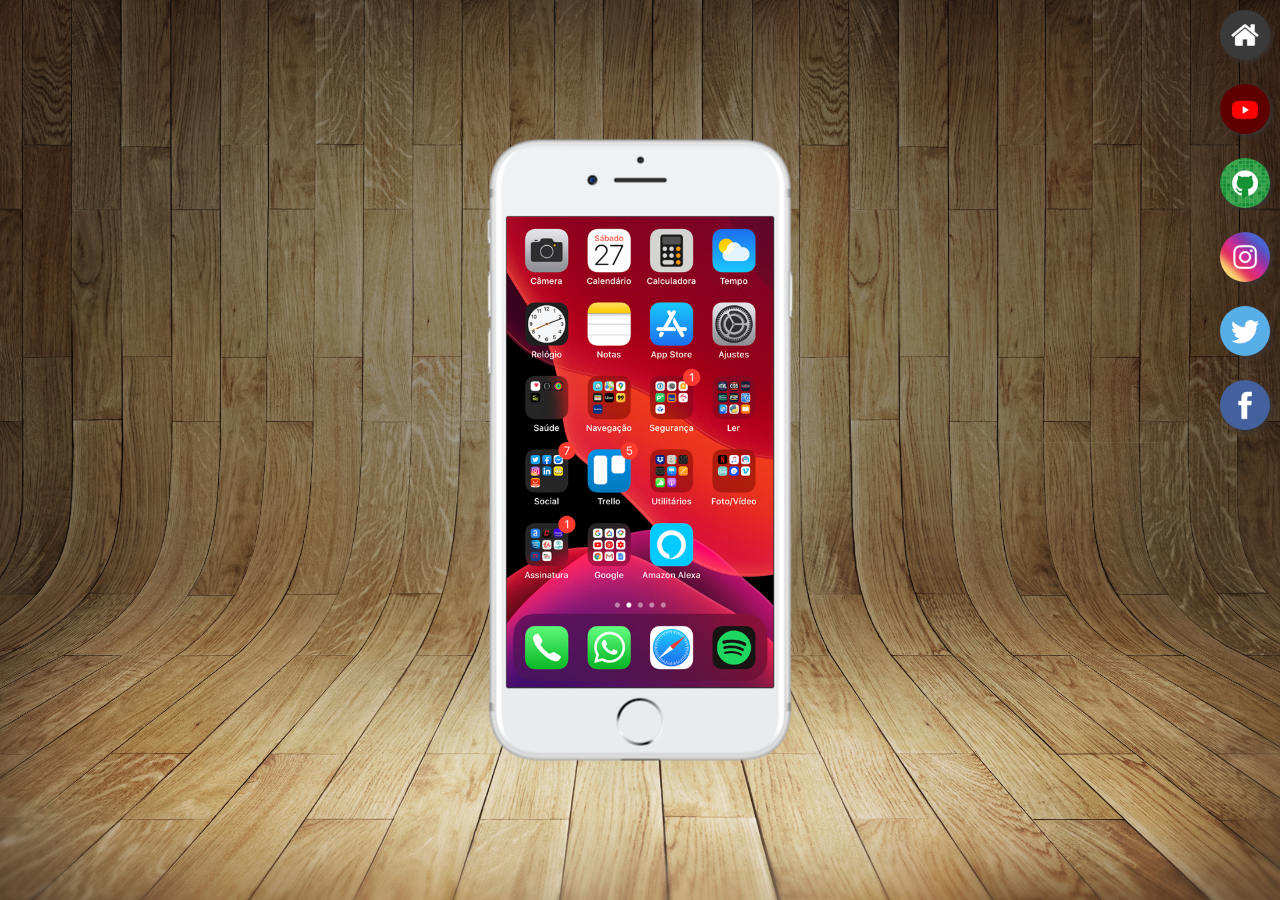
<file: index.html>
<!DOCTYPE html>
<html lang="pt-br">
<head>
    <meta charset="UTF-8">
    <meta name="viewport" content="width=device-width, initial-scale=1.0">
    <link rel="shortcut icon" href="favicon.ico">
    <title>Projeto Redes Sociais</title>

    <link rel="stylesheet" href="estilos/style.css">

</head>
<body>
    <main>
        <section id="telefone">
            <iframe name="tela" id="tela" src="home.html" frameborder="0">Seu navegador não é compatível com isso</iframe>
        </section>

        <section id="redes-sociais">

            <a href="home.html" target="tela"> <img src="imagens/logo-home.jpg" alt="Home"></a> <br>

            <a href="youtube.html" target="tela"> <img src="imagens/logo-youtube.jpg" alt="Youtube"></a> <br>

            <a href="github.html" target="tela"> <img src="imagens/logo-github.jpg" alt="Github"></a> <br>

            <a href="instagram.html" target="tela"> <img src="imagens/logo-instagram.jpg" alt="Instagram"></a> <br>

            <a href="twitter.html" target="tela"> <img src="imagens/logo-twitter.jpg" alt="Twitter"></a> <br>

            <a href="facebook.html" target="tela"> <img src="imagens/logo-facebook.jpg" alt="Facebook"></a>

        </section>
    </main>
</body>
</html>
</file>
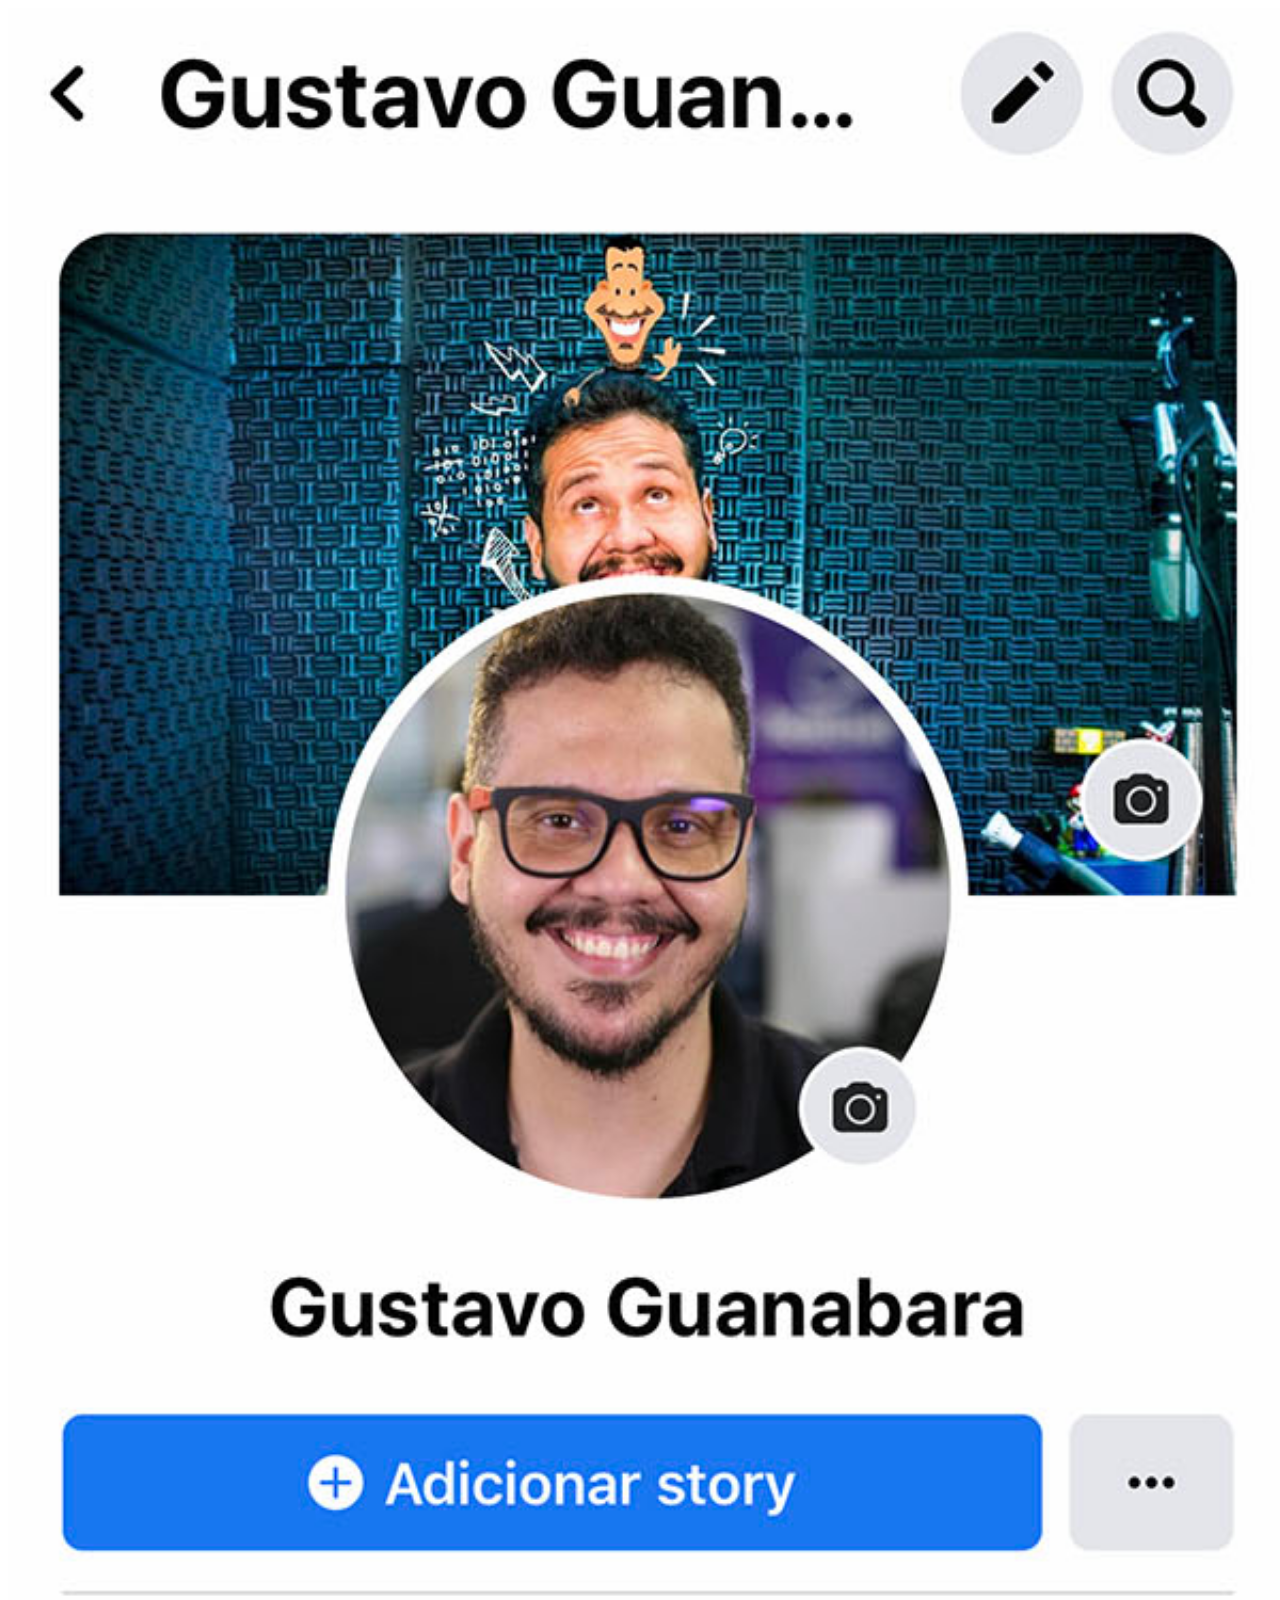
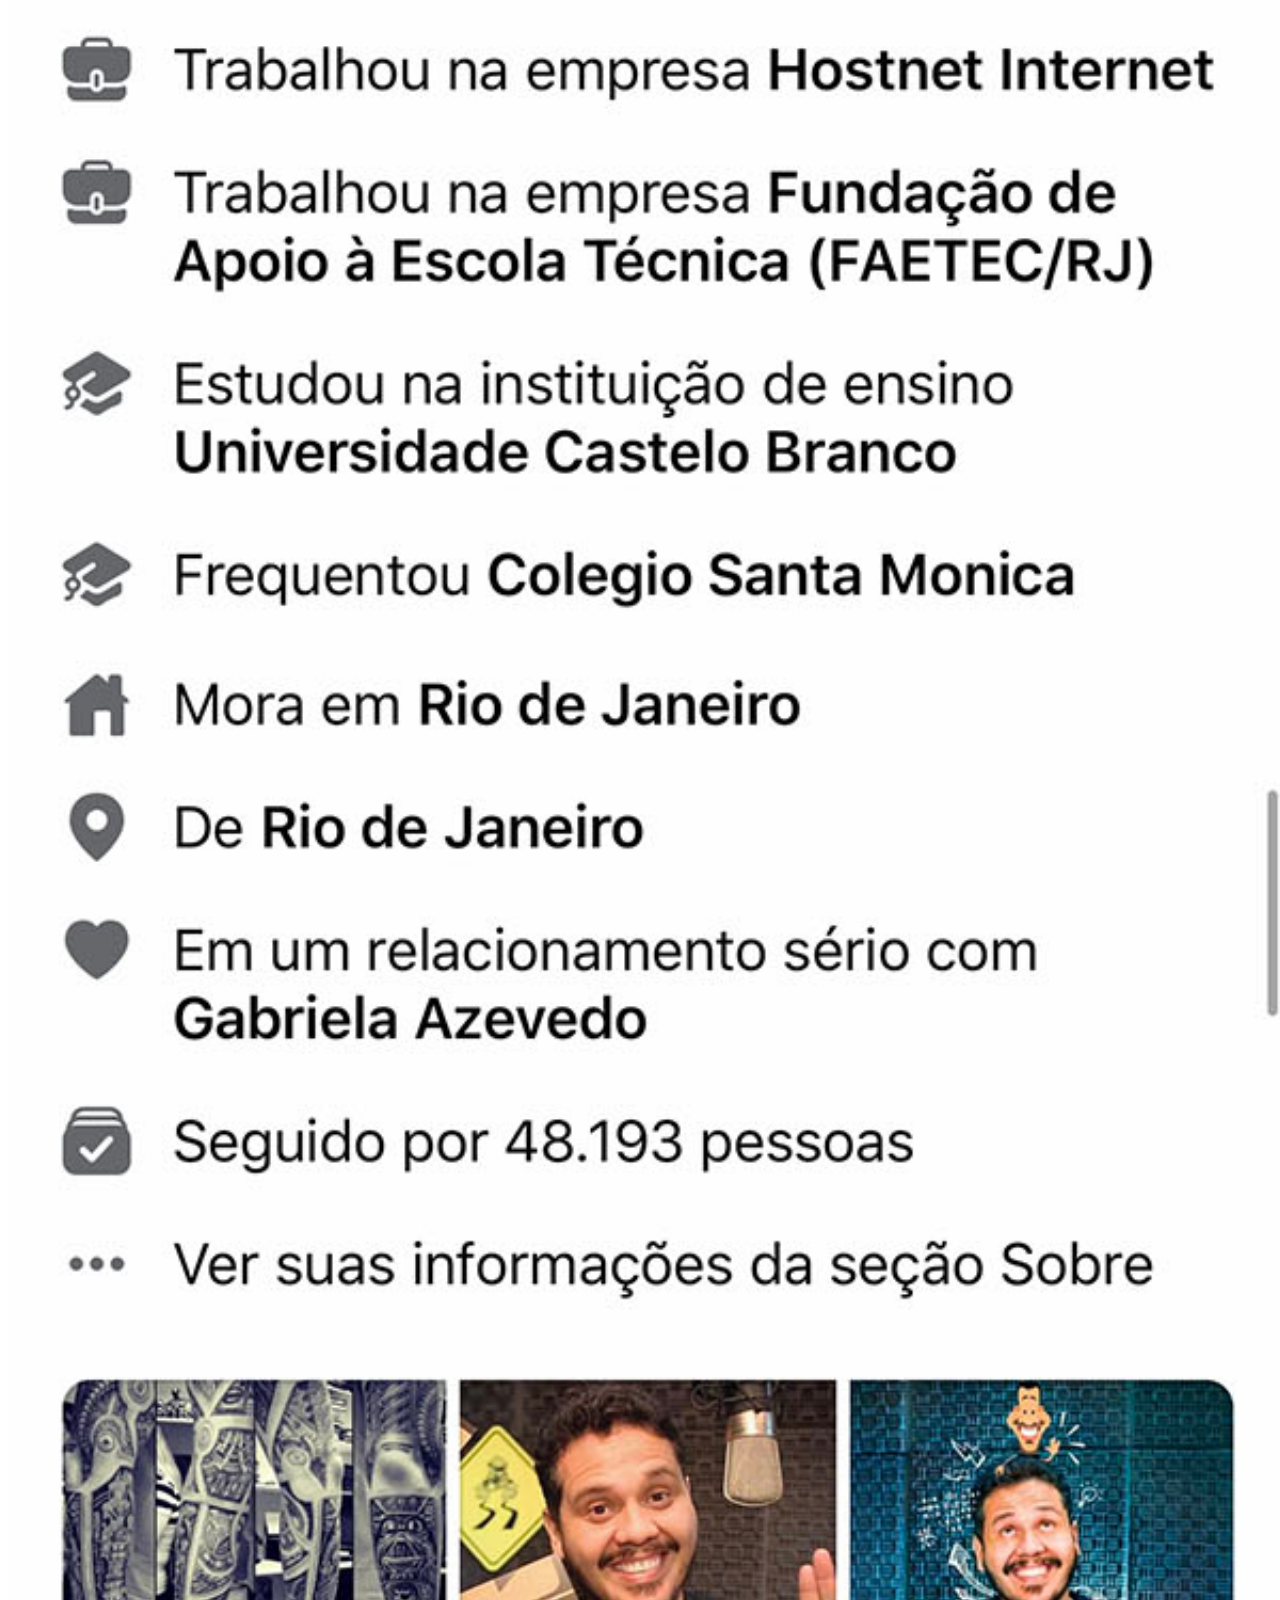
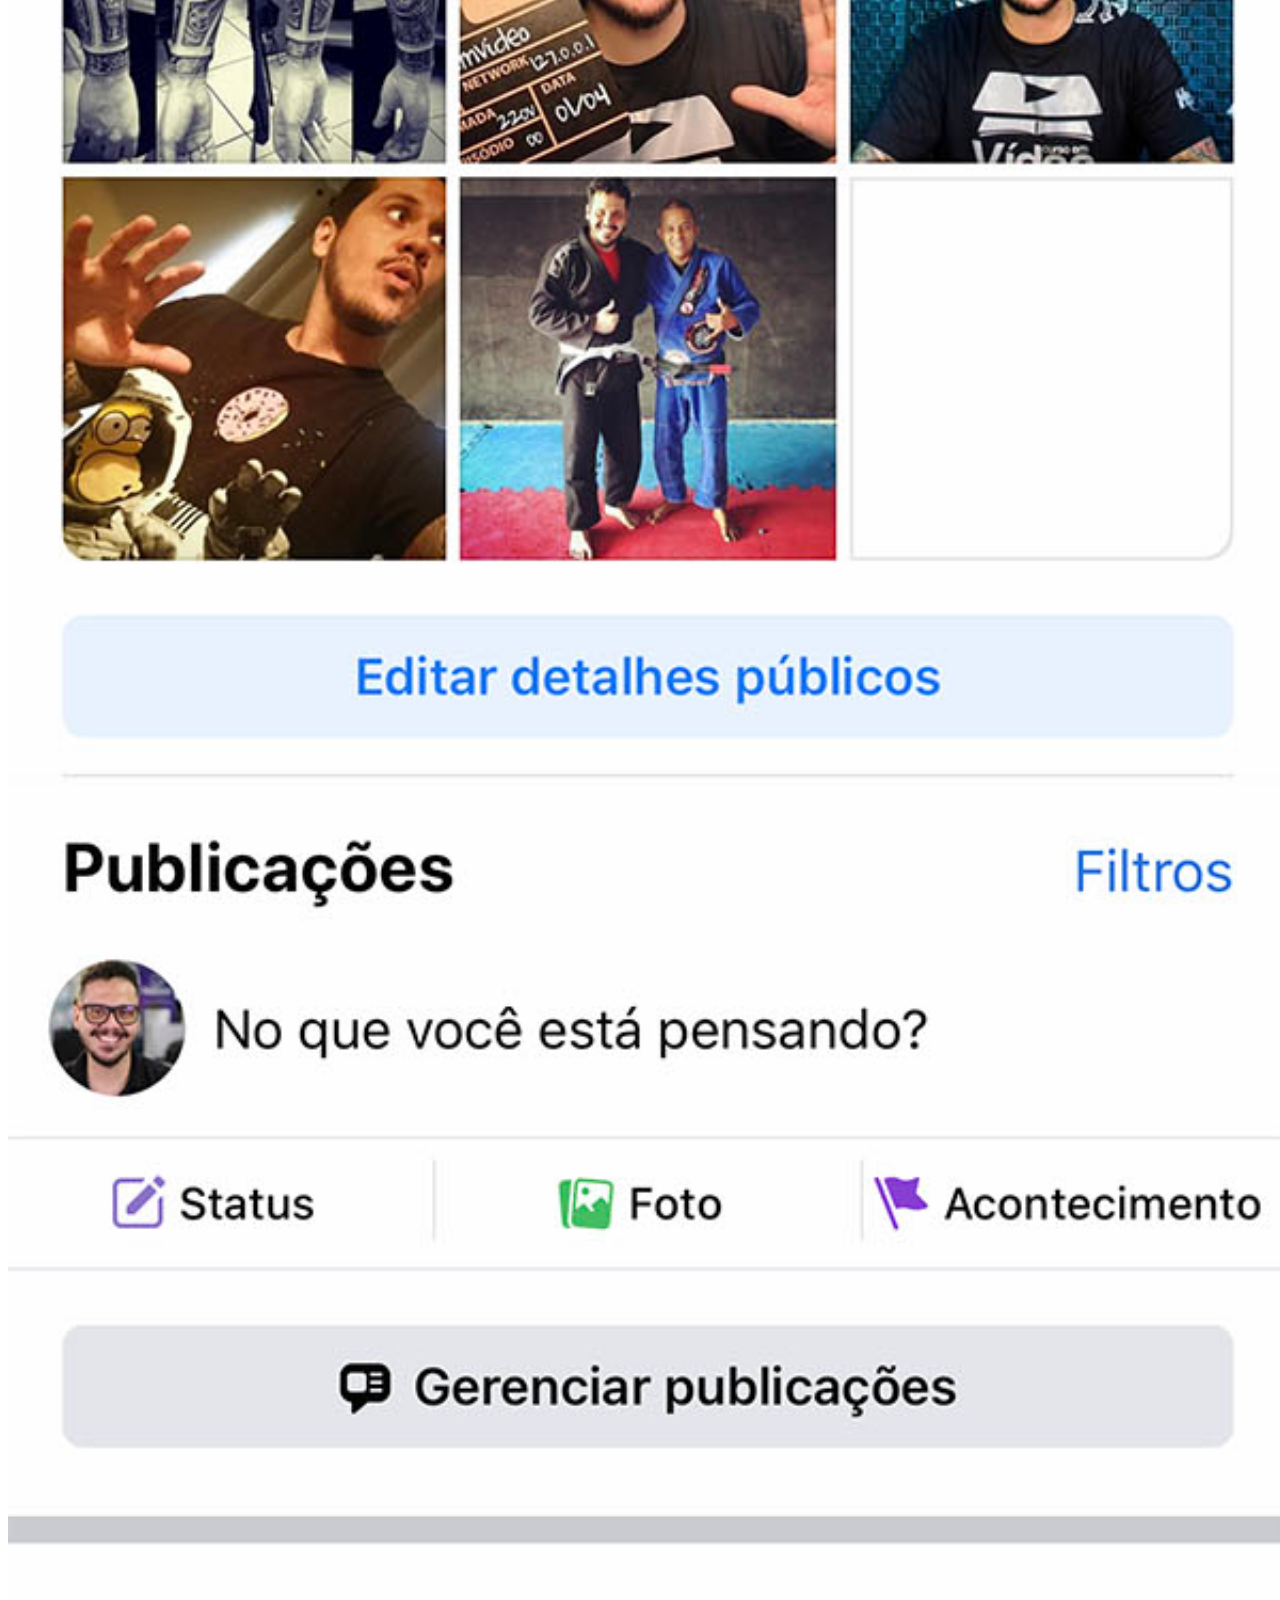
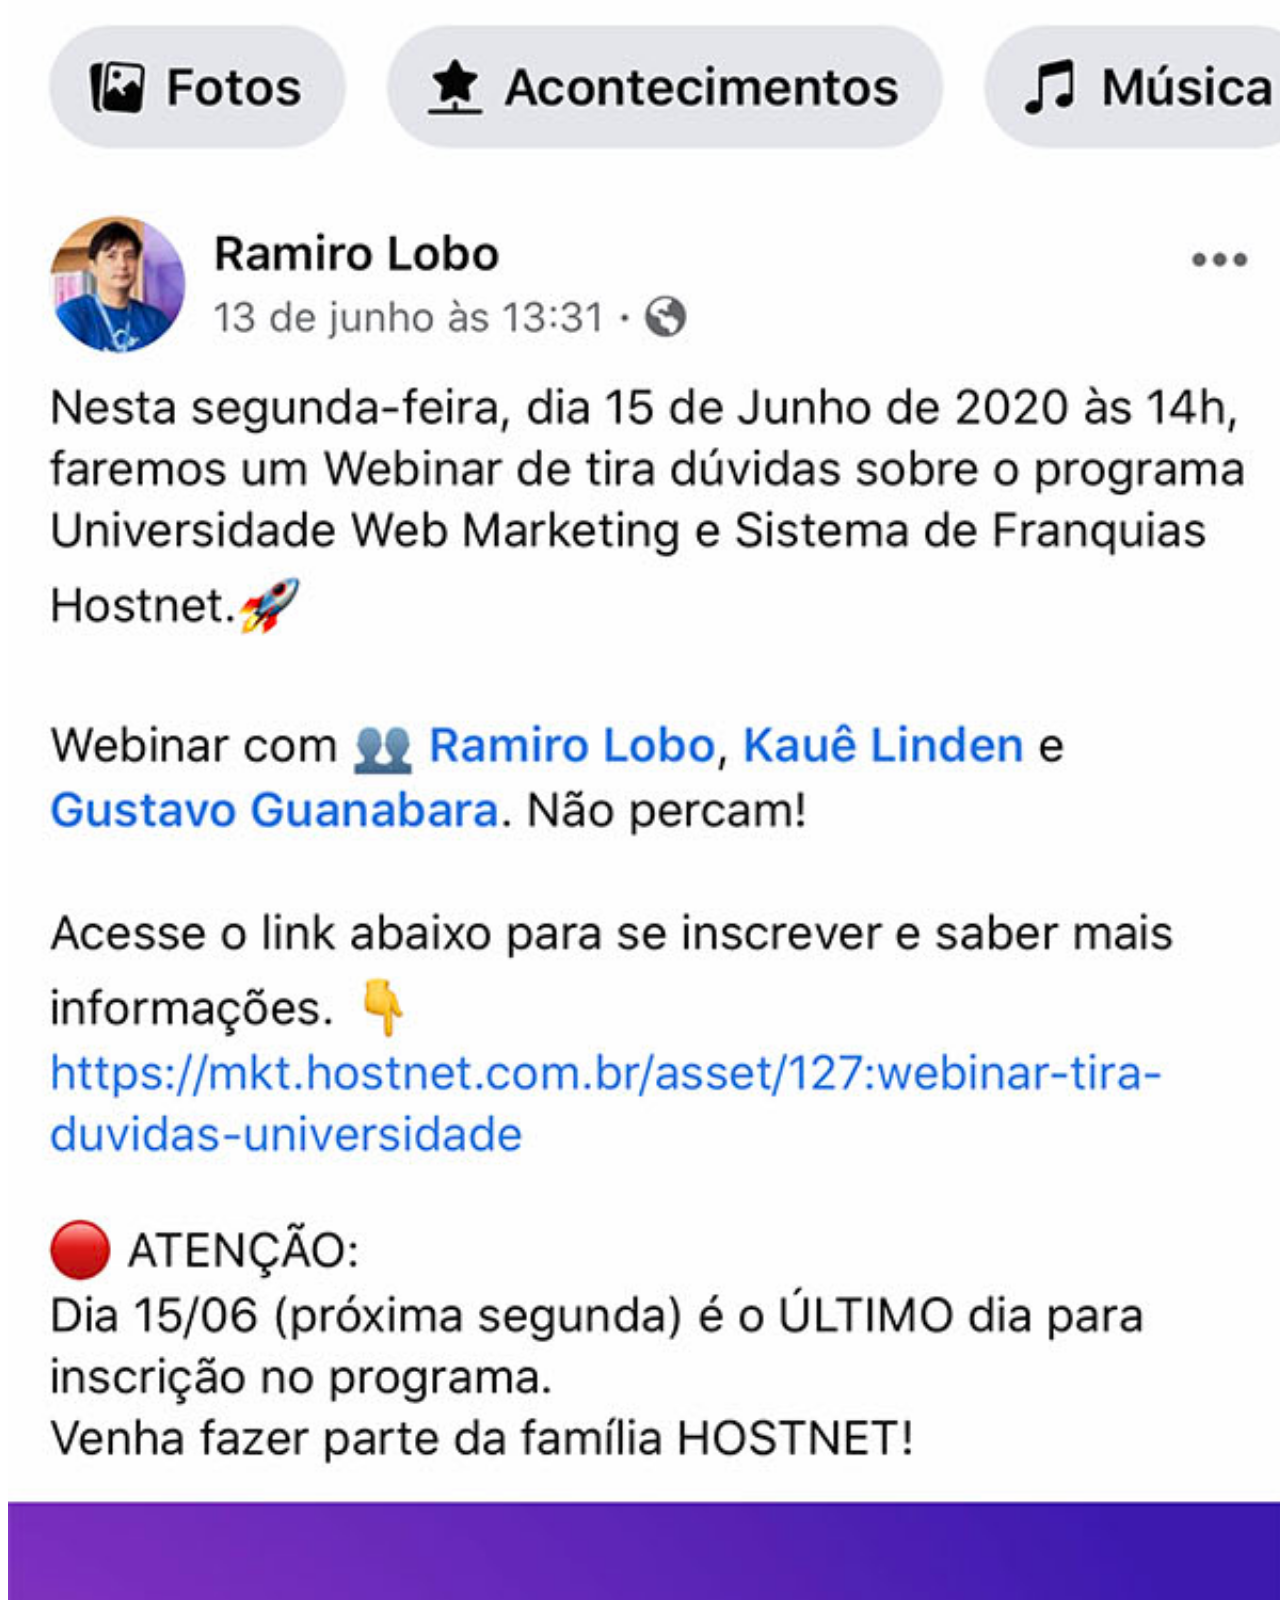
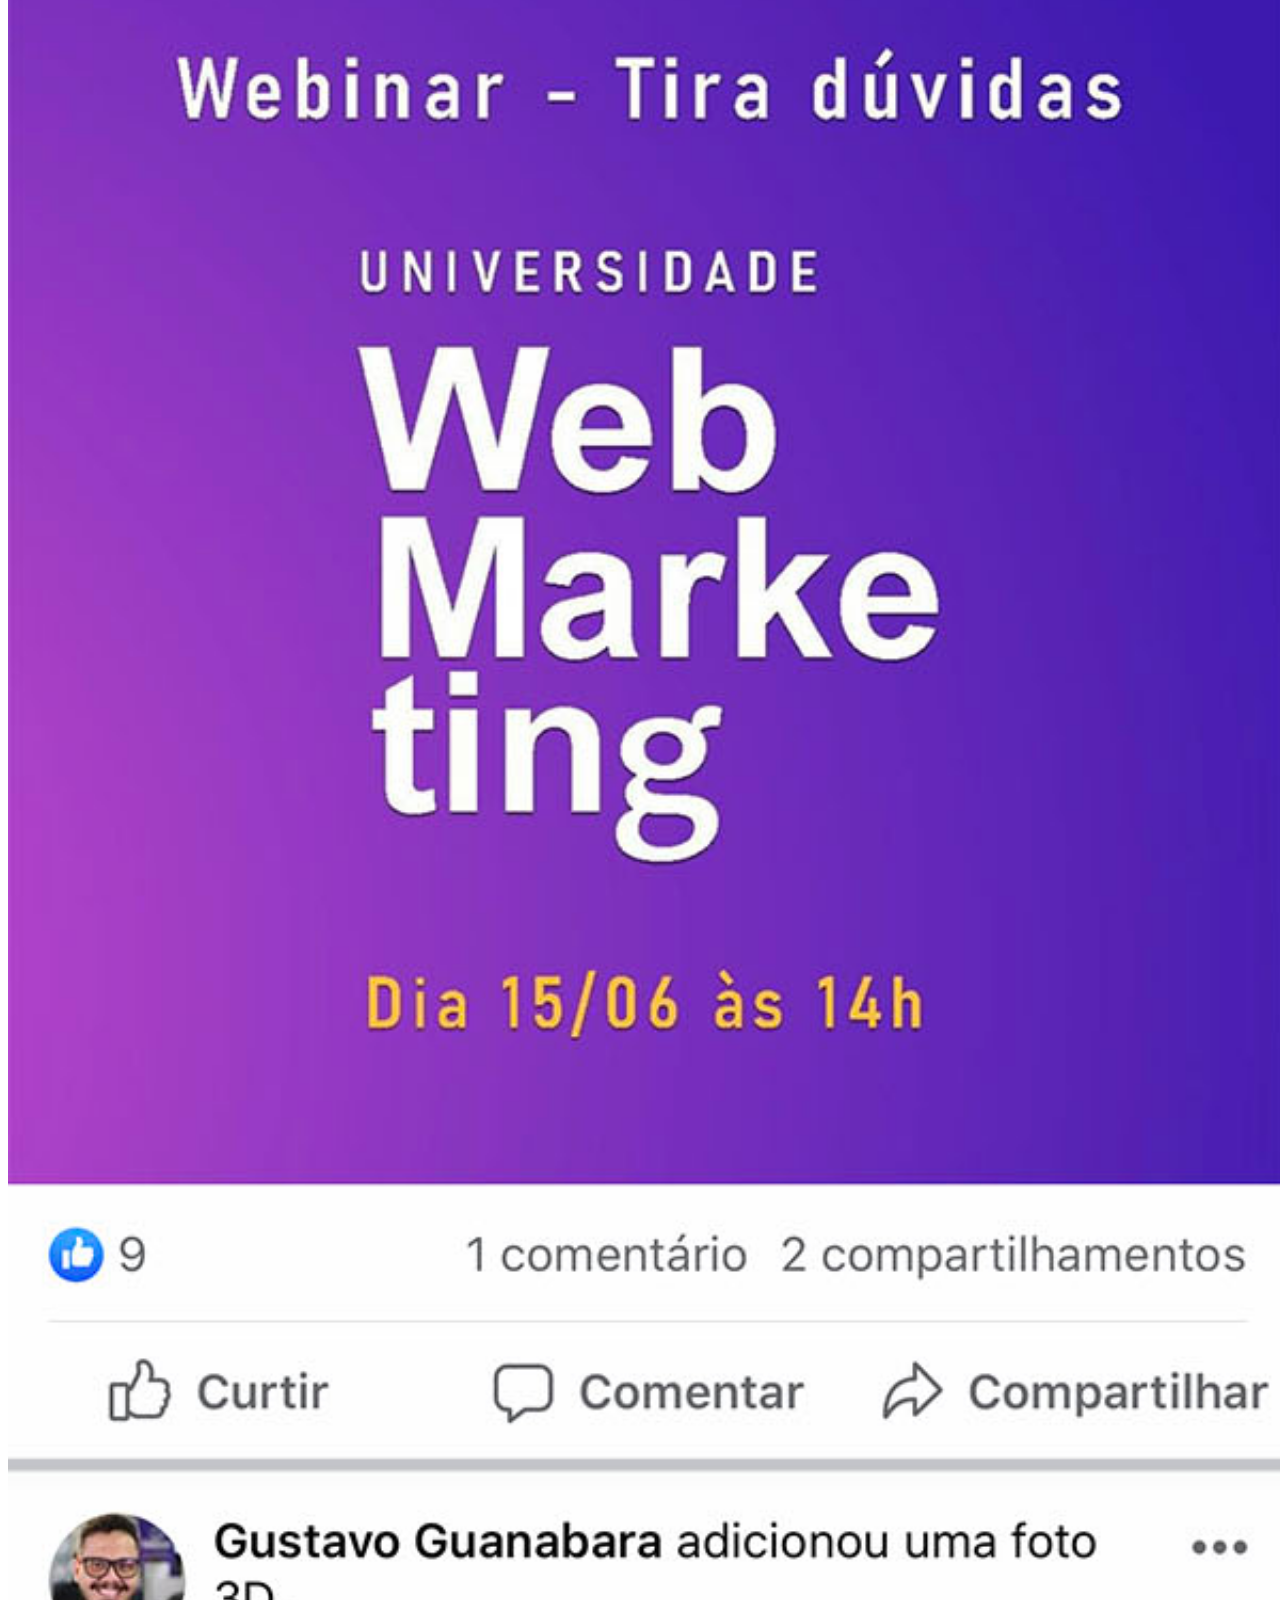
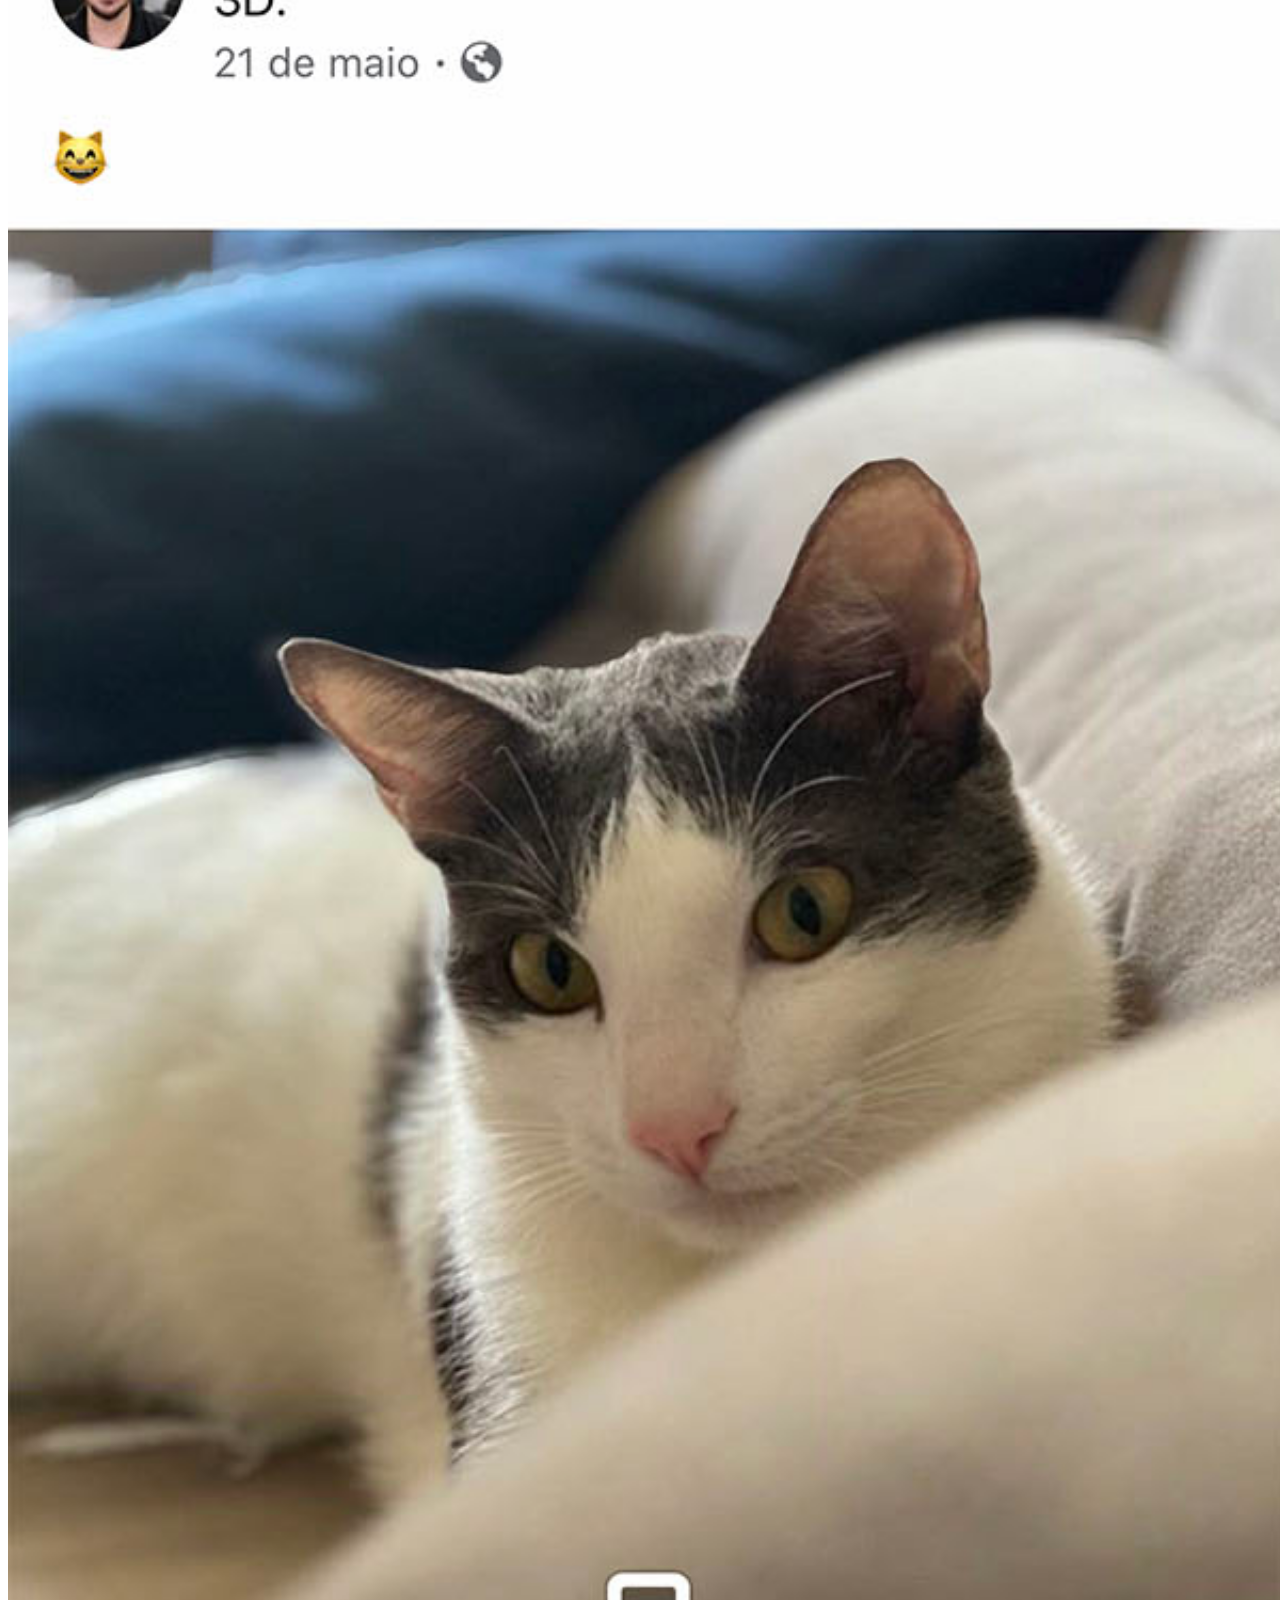
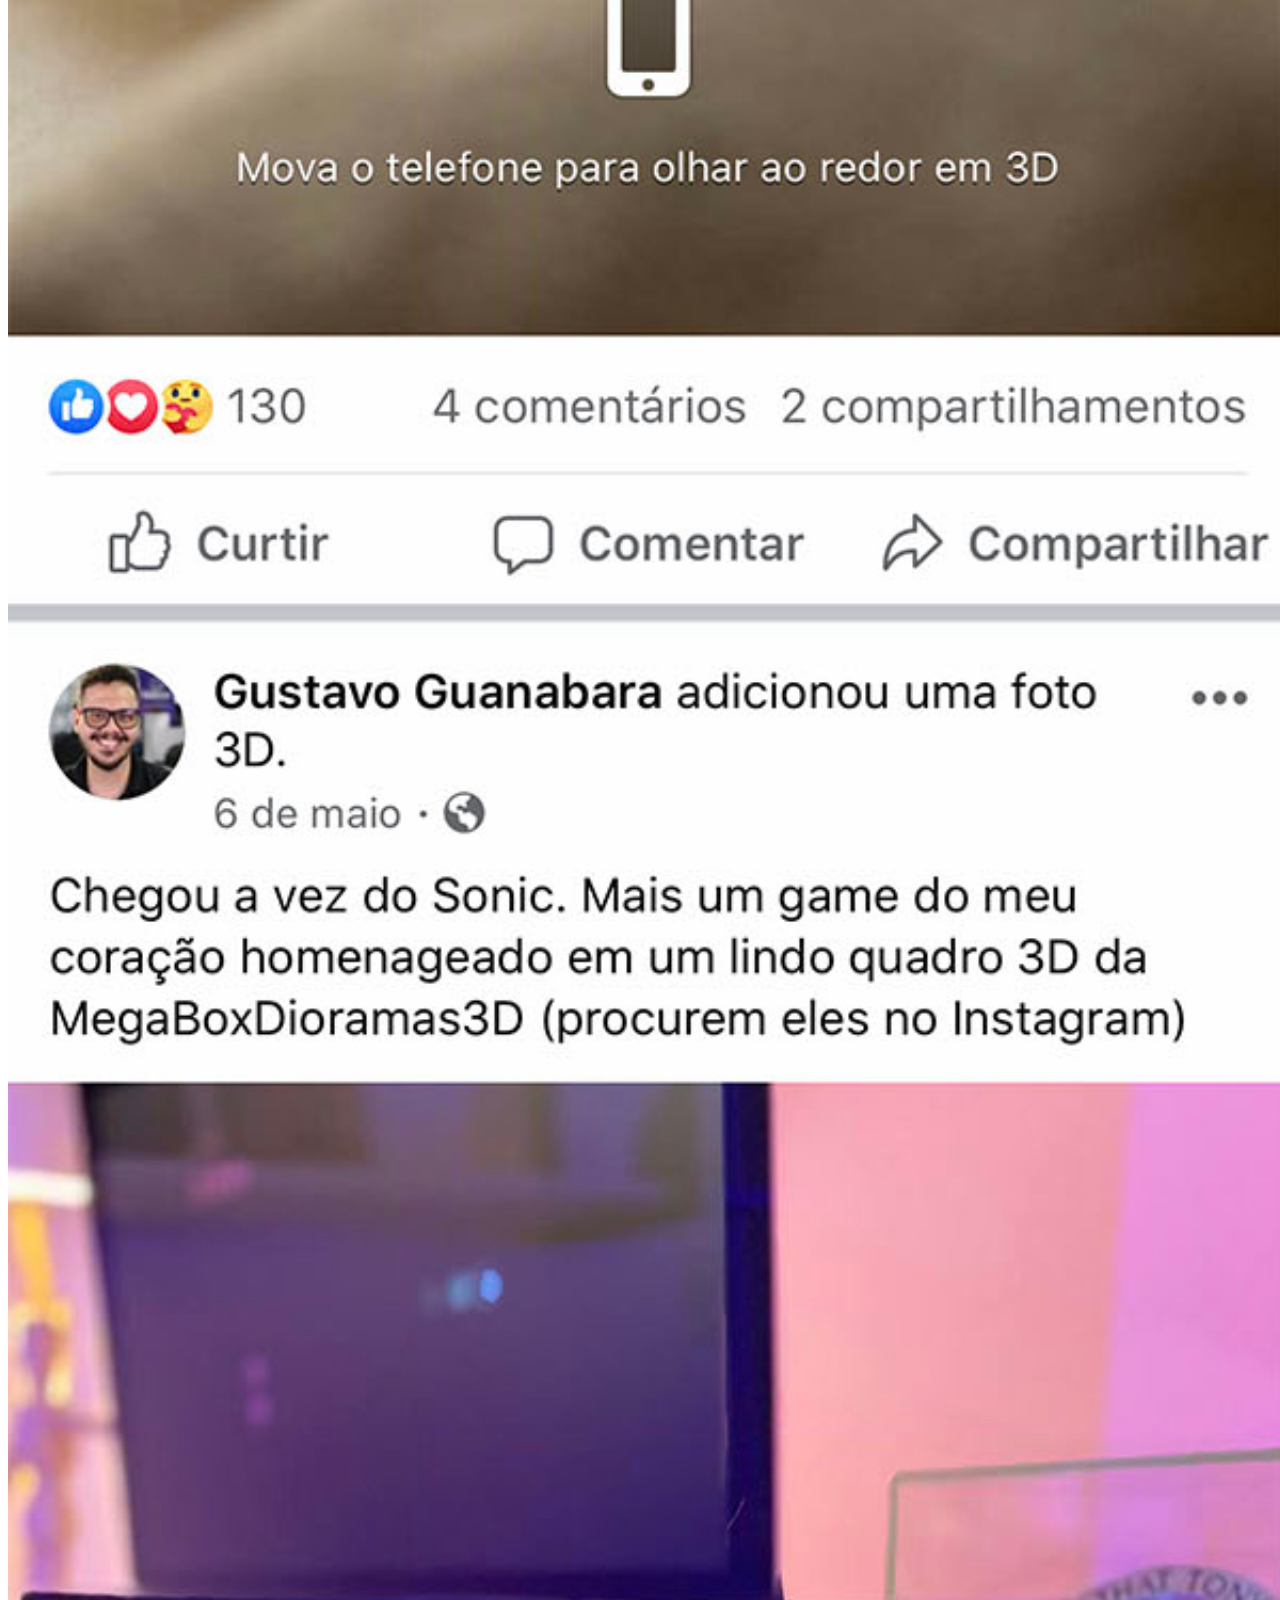
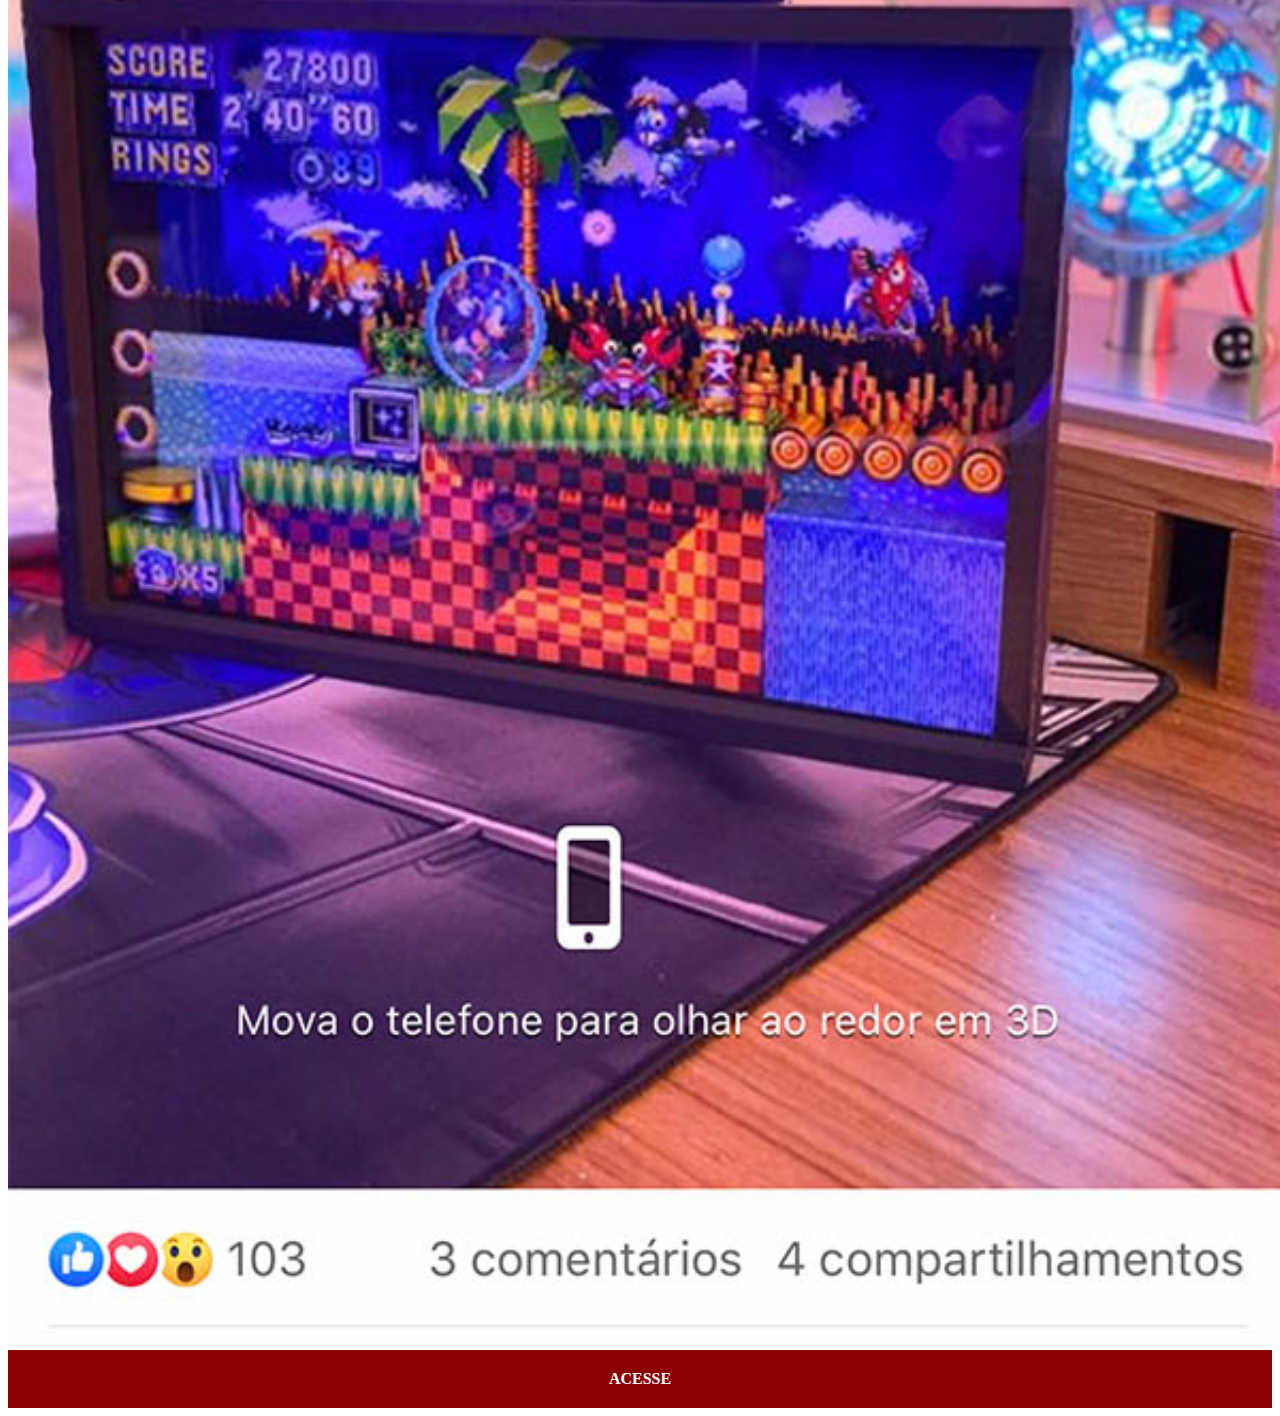
<file: facebook.html>
<!DOCTYPE html>
<html lang="pt-br">
<head>
    <meta charset="UTF-8">
    <meta name="viewport" content="width=device-width, initial-scale=1.0">
    <title>Facebook</title>
    <link rel="stylesheet" href="estilos/social.css">
</head>
<body>
    <img src="imagens/tela-facebook.jpg" alt="Facebook">
    <a href="" target="_blank">ACESSE</a>
</body>
</html>
</file>
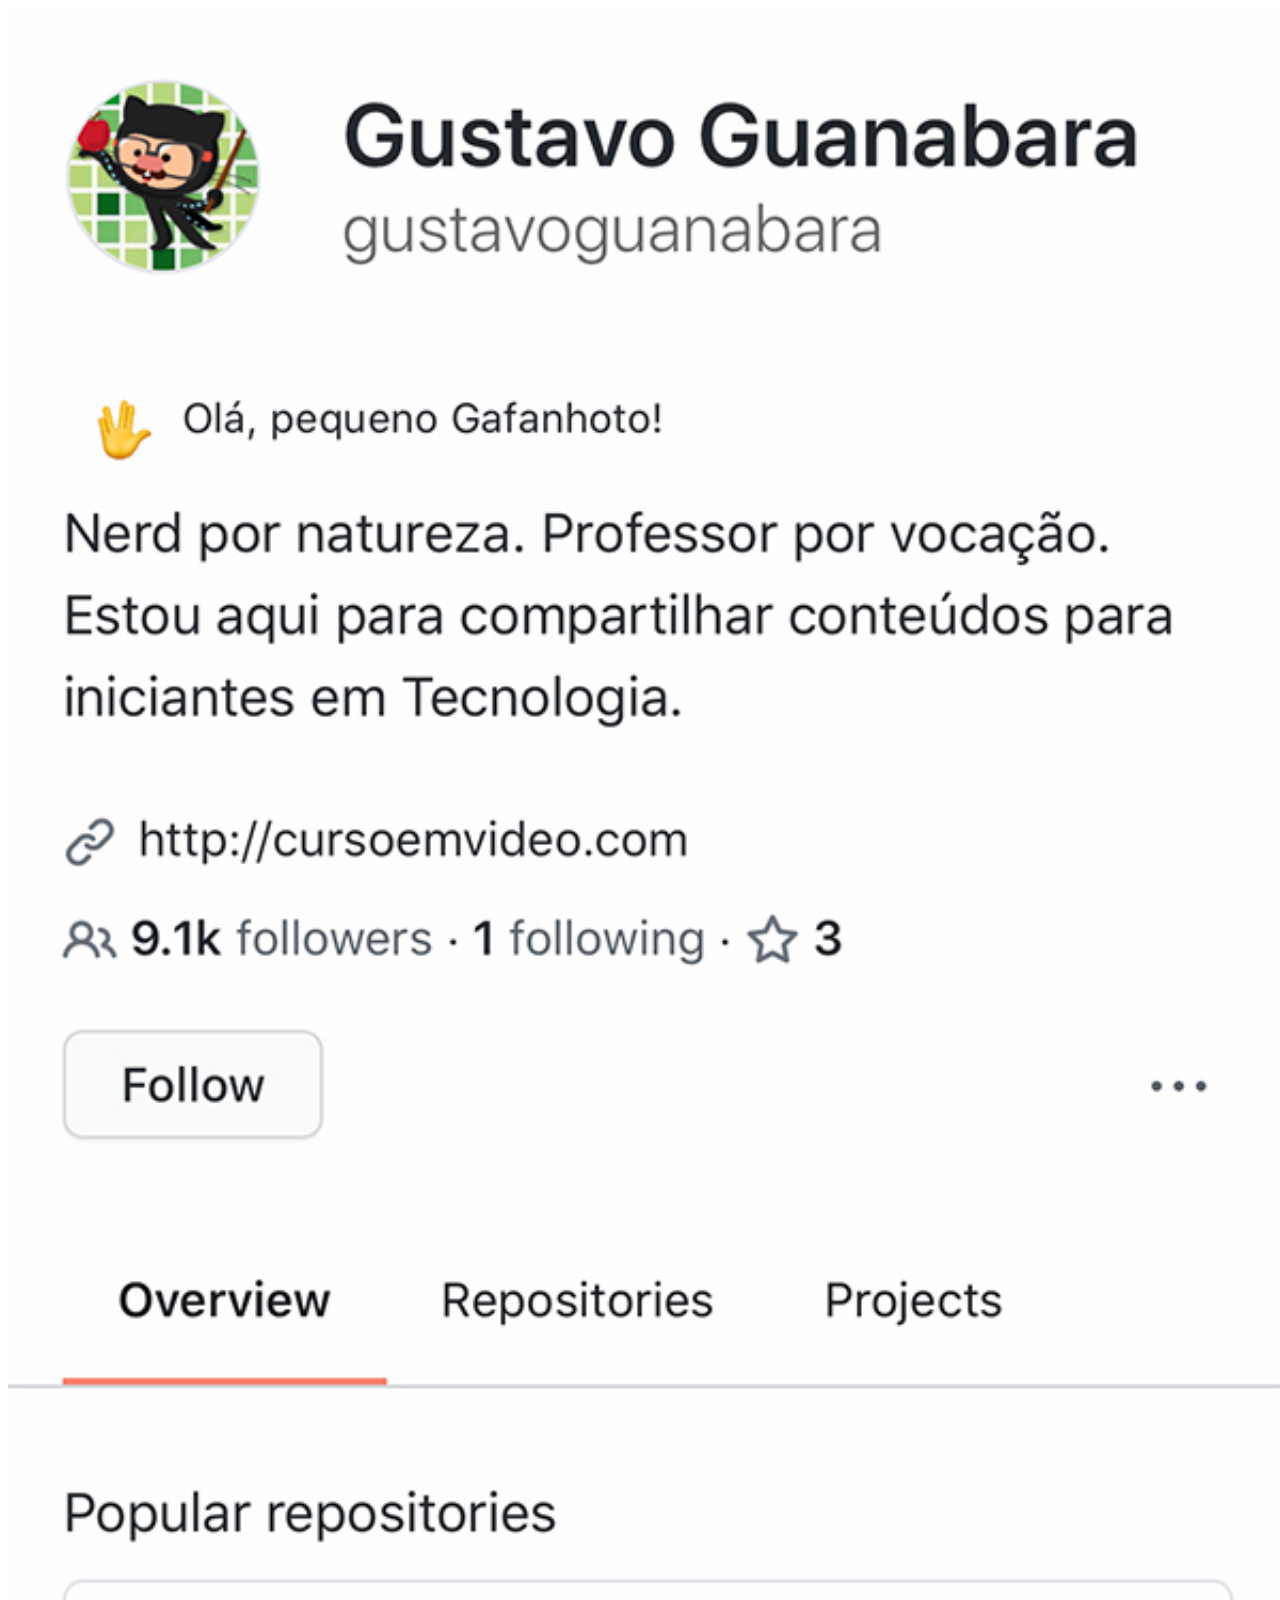
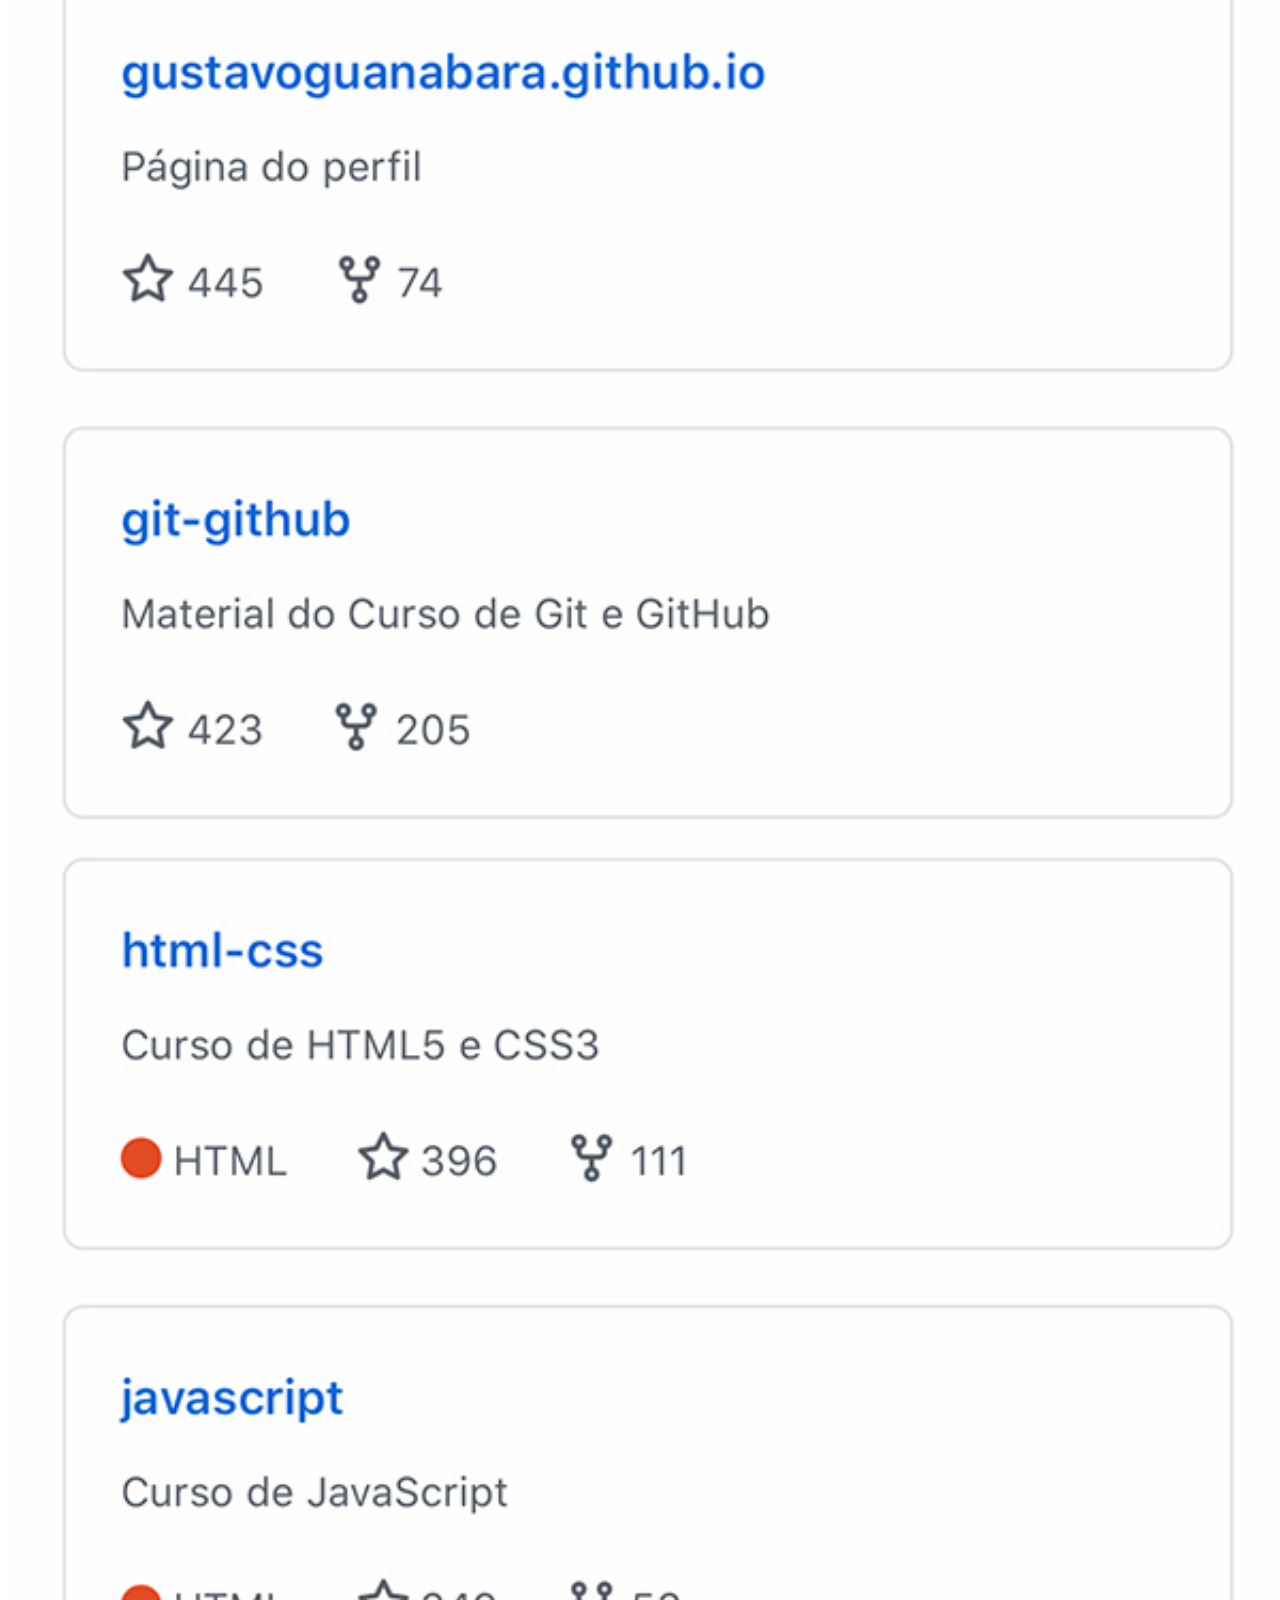
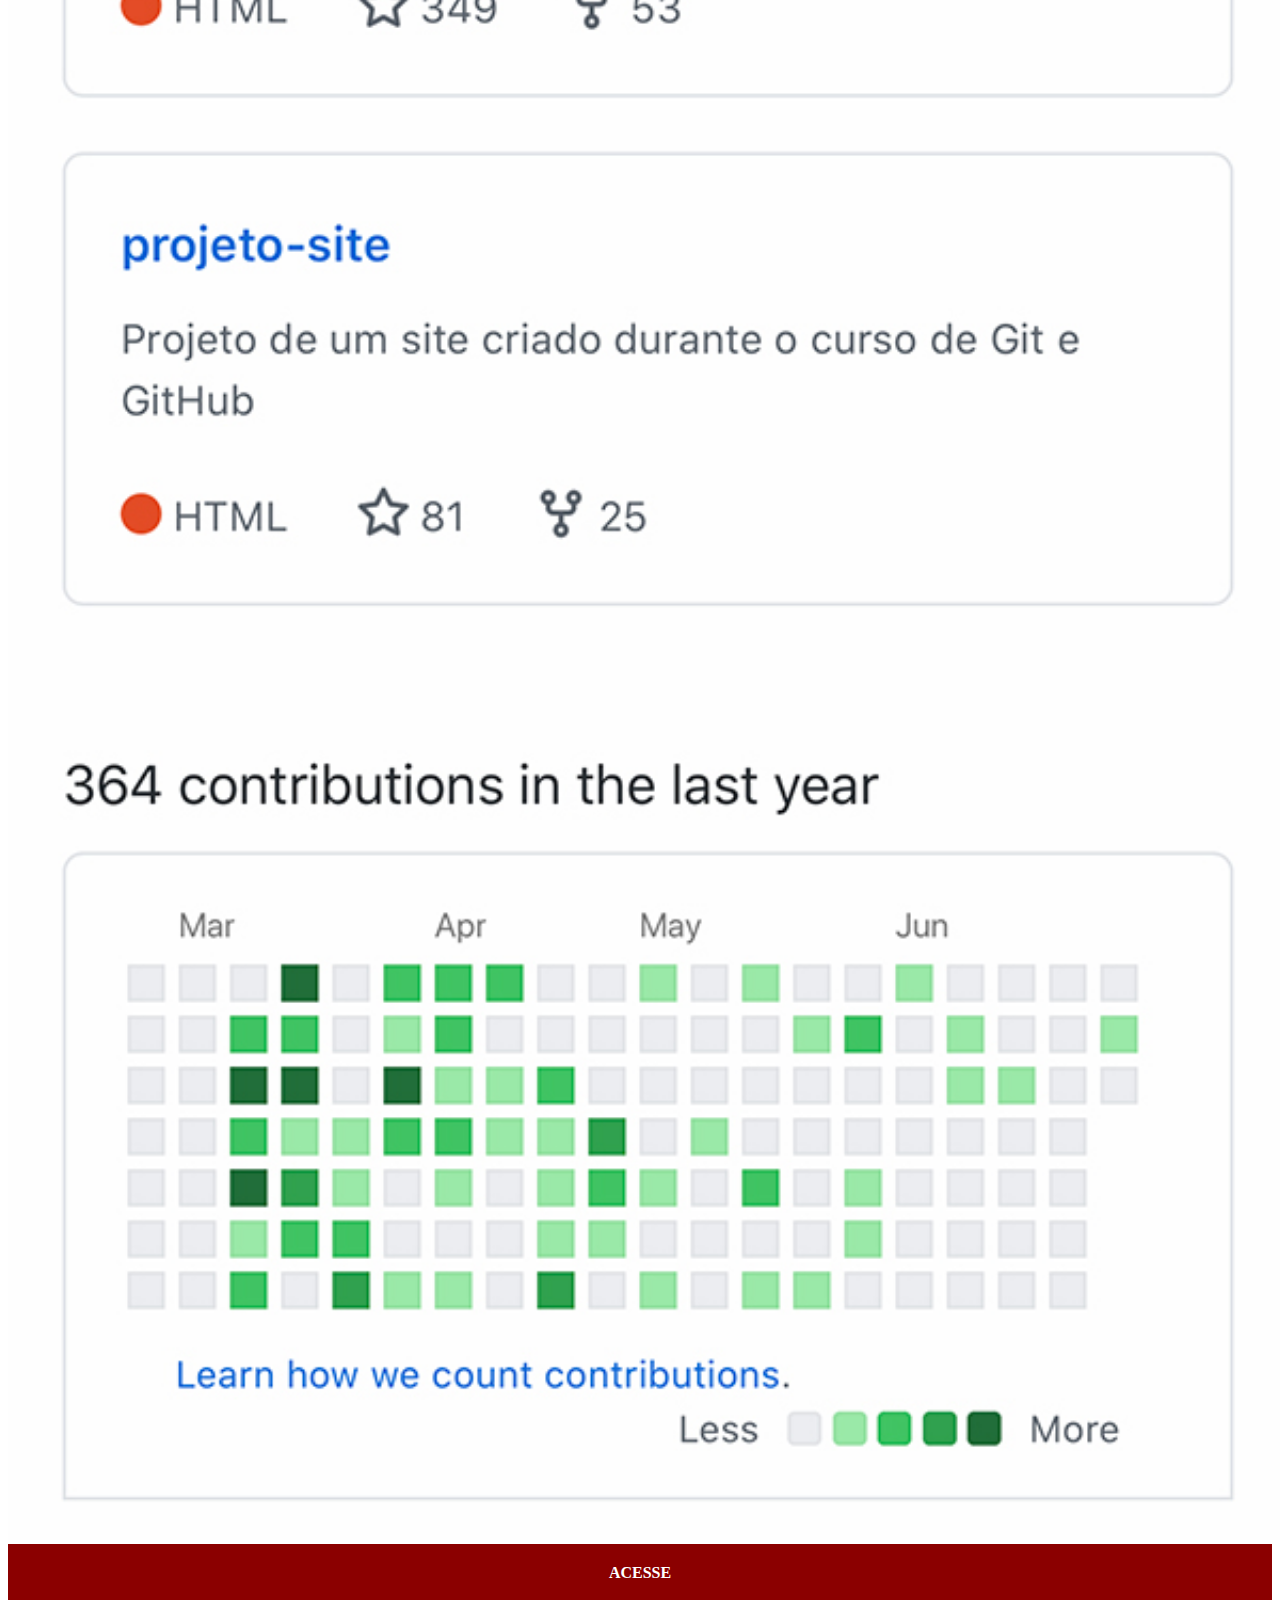
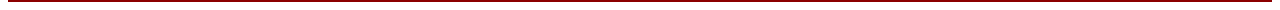
<file: github.html>
<!DOCTYPE html>
<html lang="pt-br">
<head>
    <meta charset="UTF-8">
    <meta name="viewport" content="width=device-width, initial-scale=1.0">
    <title>Github</title>
    <link rel="stylesheet" href="estilos/social.css">
</head>
<body>
    <img src="imagens/tela-github.jpg" alt="Github">
    <a href="http://github.com/gustavoguanabara/" target="_blank">ACESSE</a>
</body>
</html>
</file>
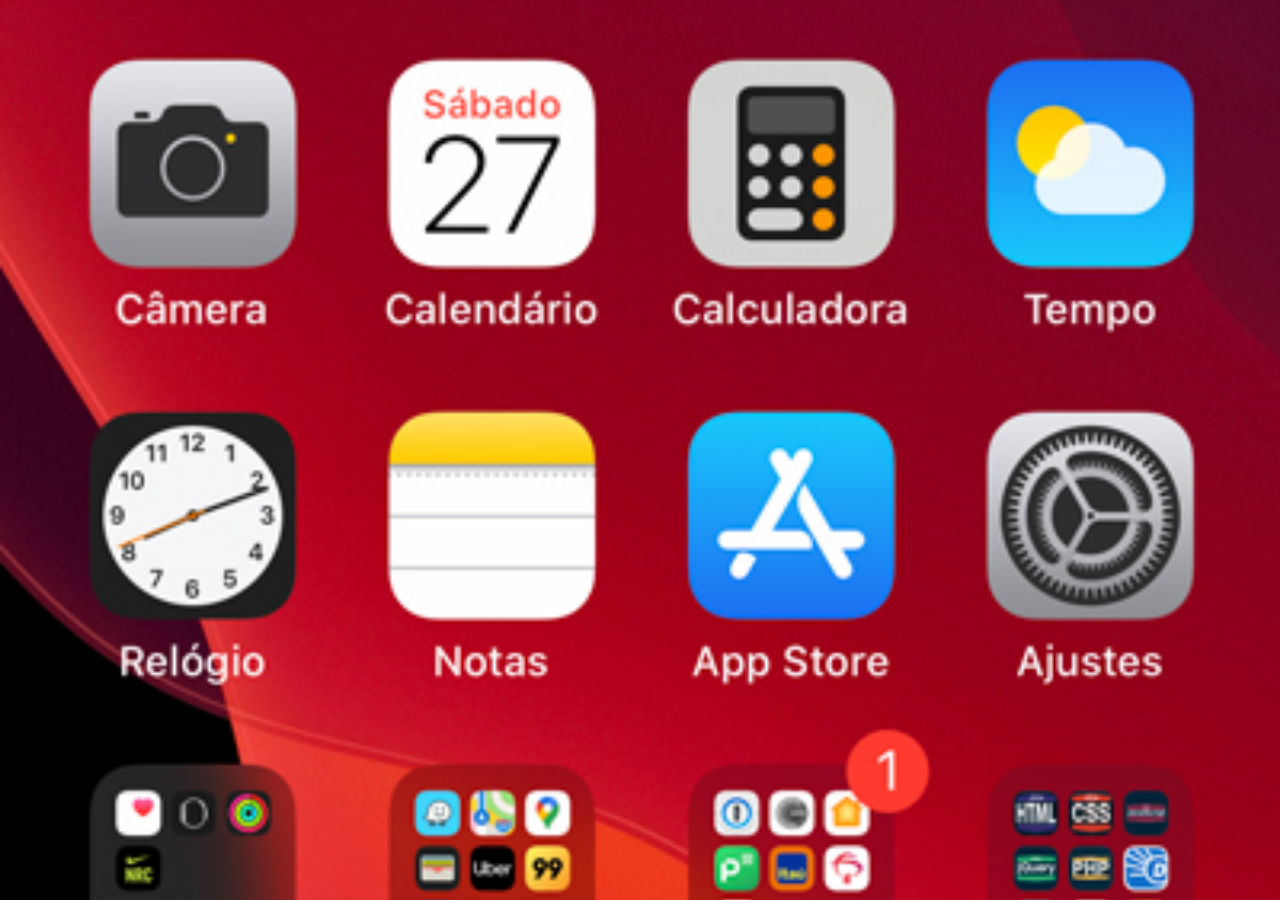
<file: home.html>
<!DOCTYPE html>
<html lang="pt-br">
<head>
    <meta charset="UTF-8">
    <meta name="viewport" content="width=device-width, initial-scale=1.0">
    <title>Home</title>

    <style>
        * {
            margin: 0px;
            padding: 0px;
        }

        body {
            width: 100vw;
            height: 100vh;
            background: black url(imagens/tela-home.jpg) no-repeat top center;
            background-size: cover;
        }
    </style>
</head>
<body>
    
</body>
</html>
</file>
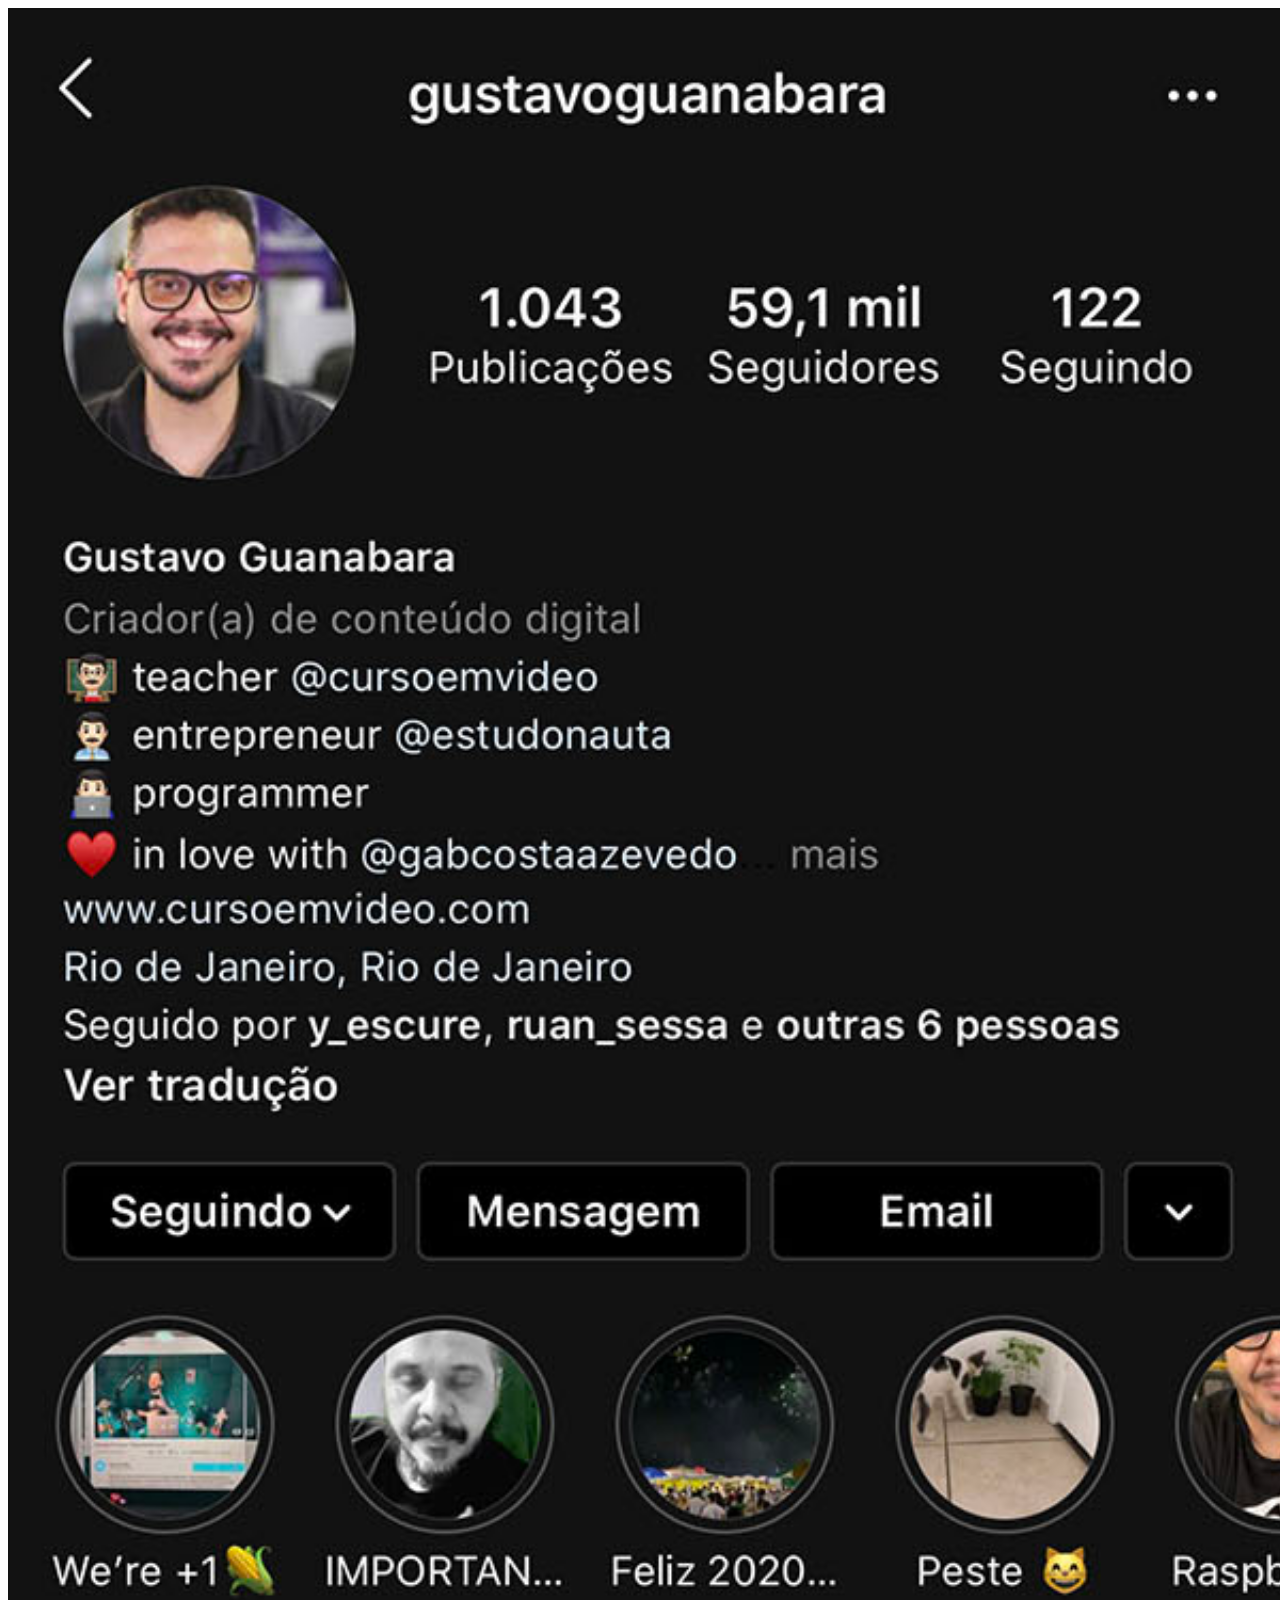
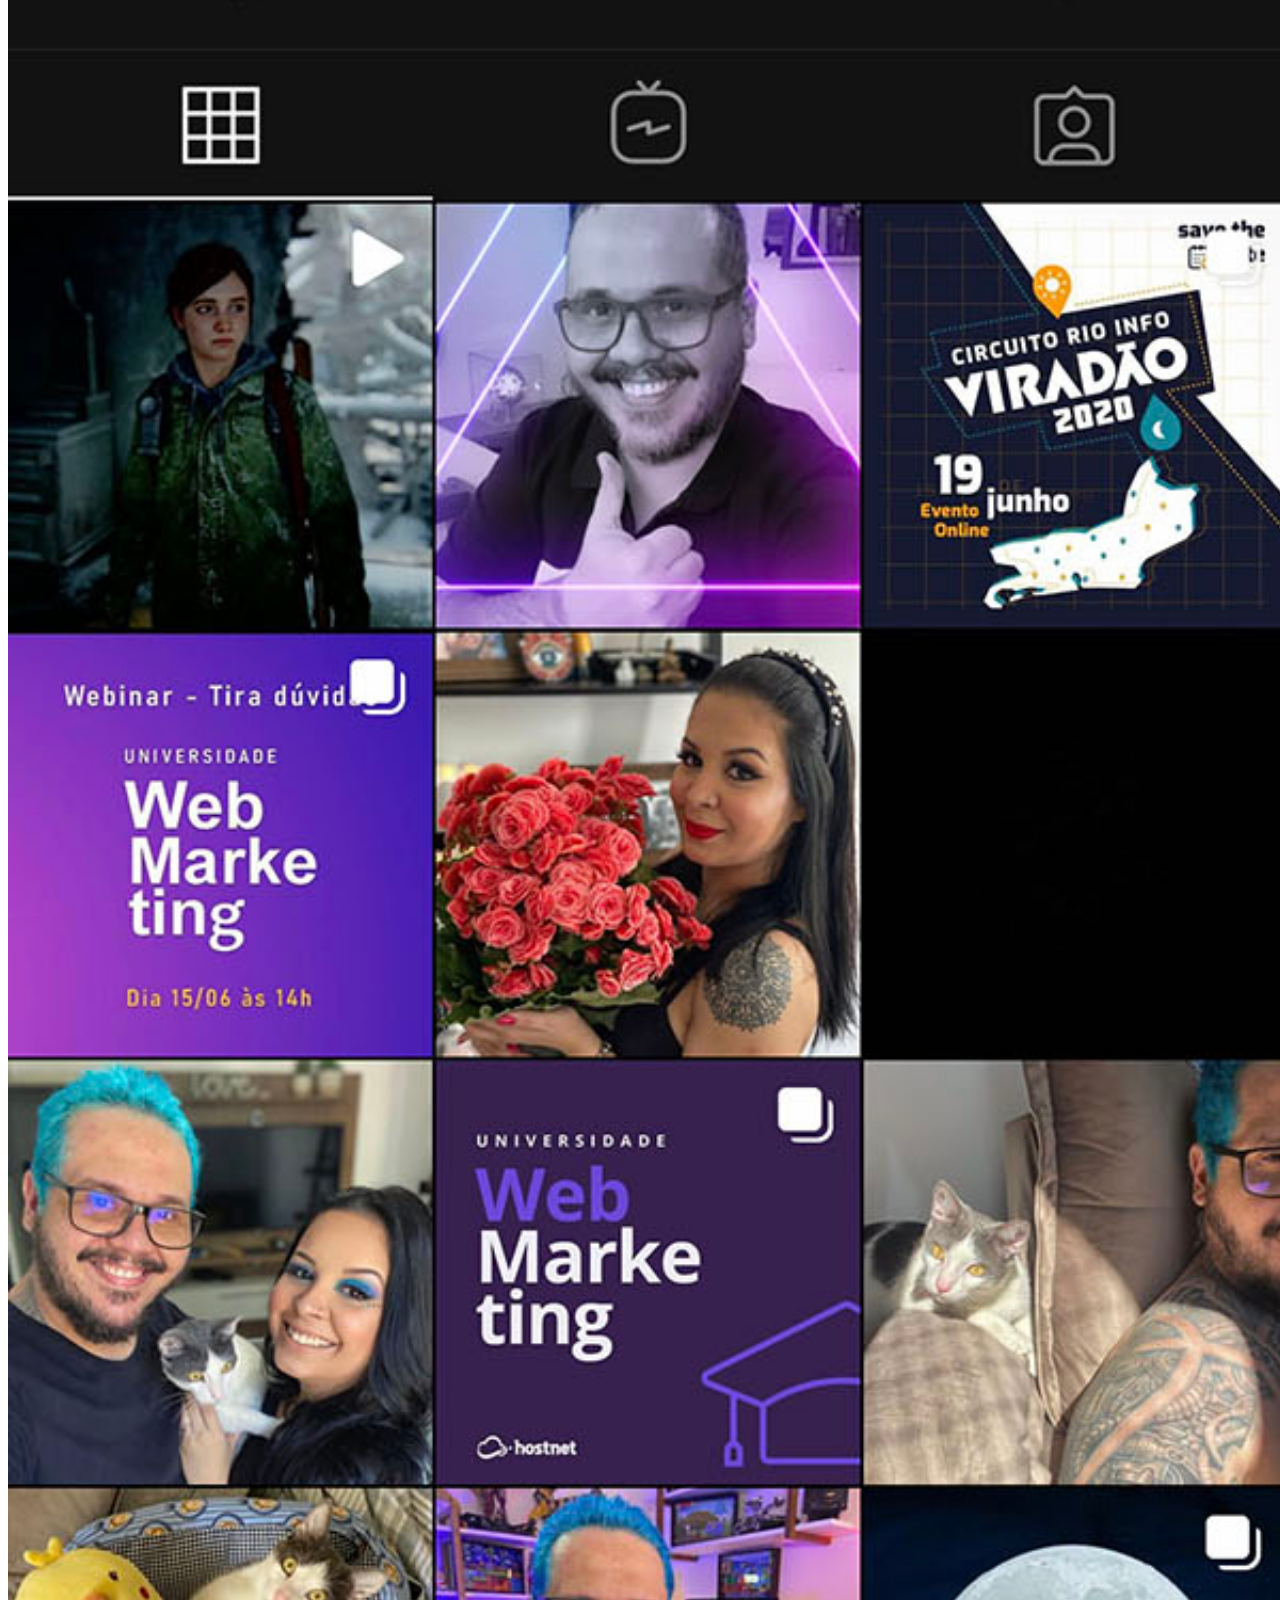
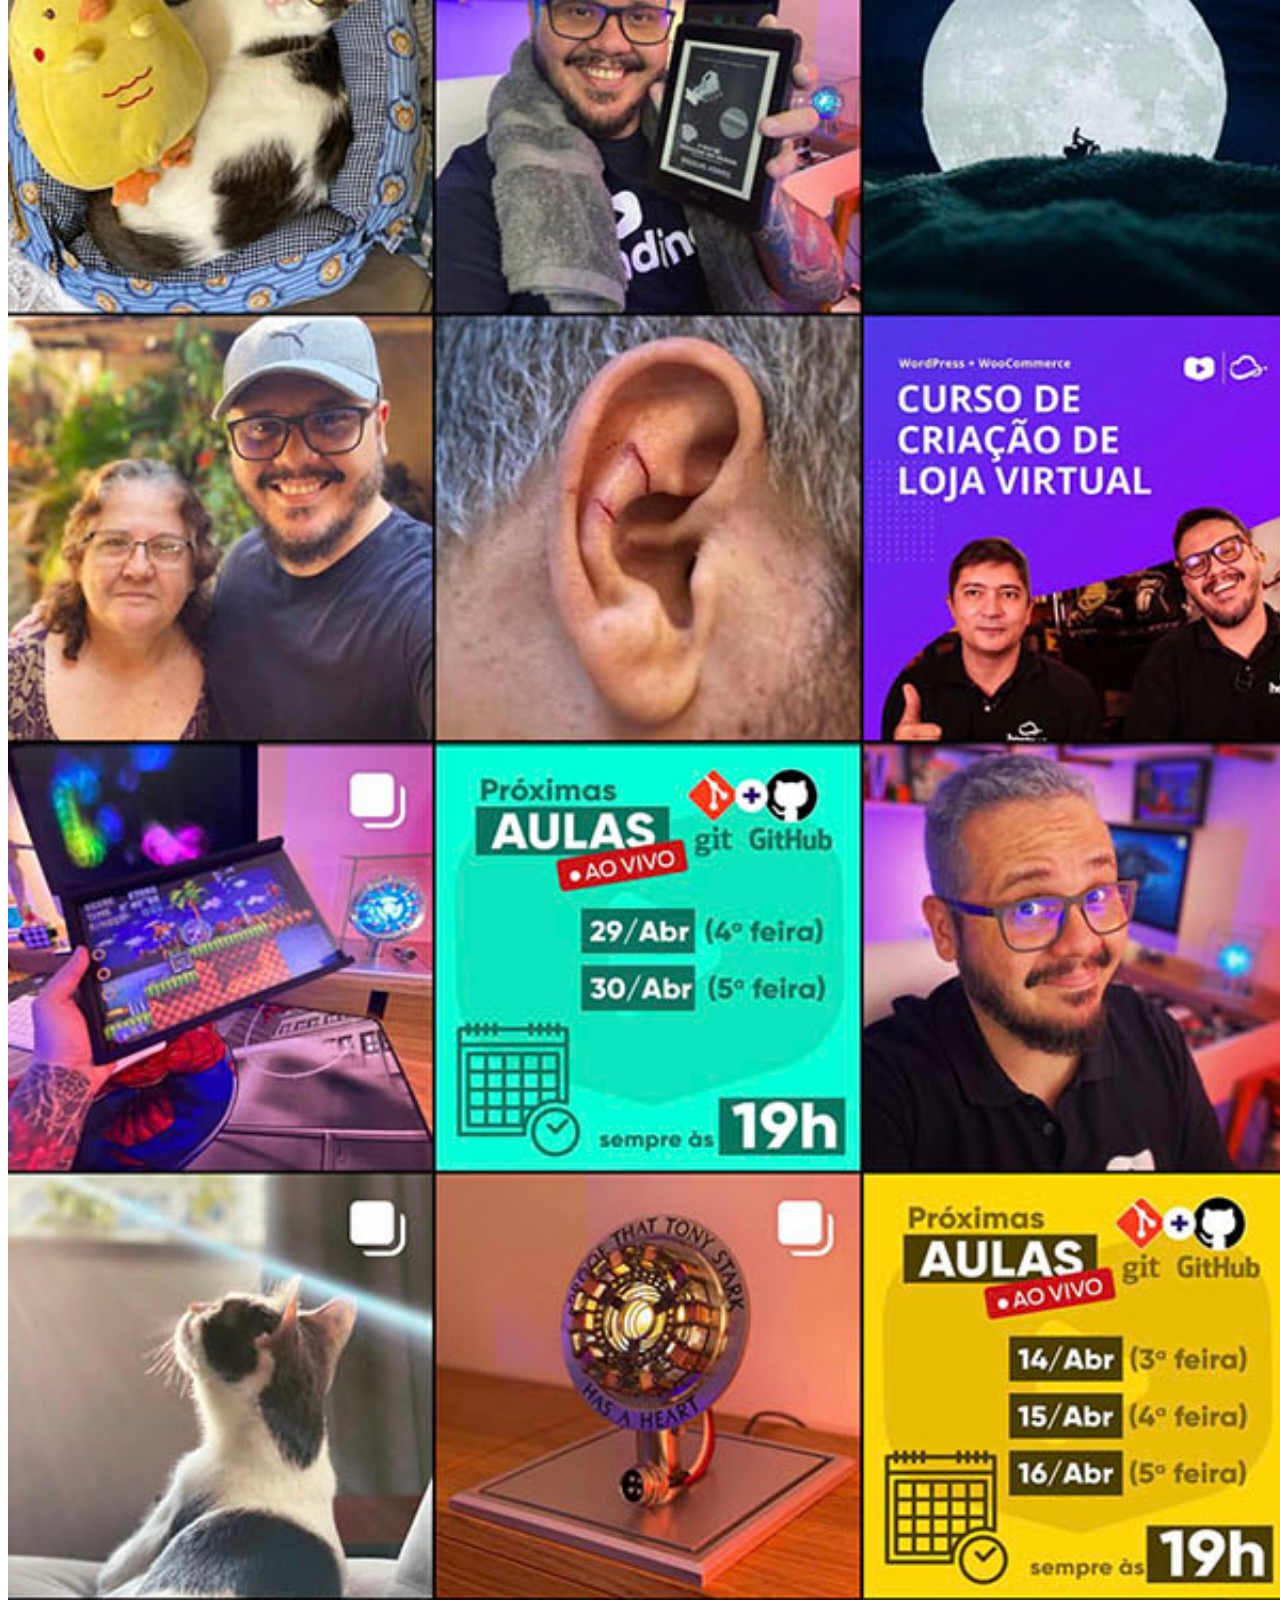
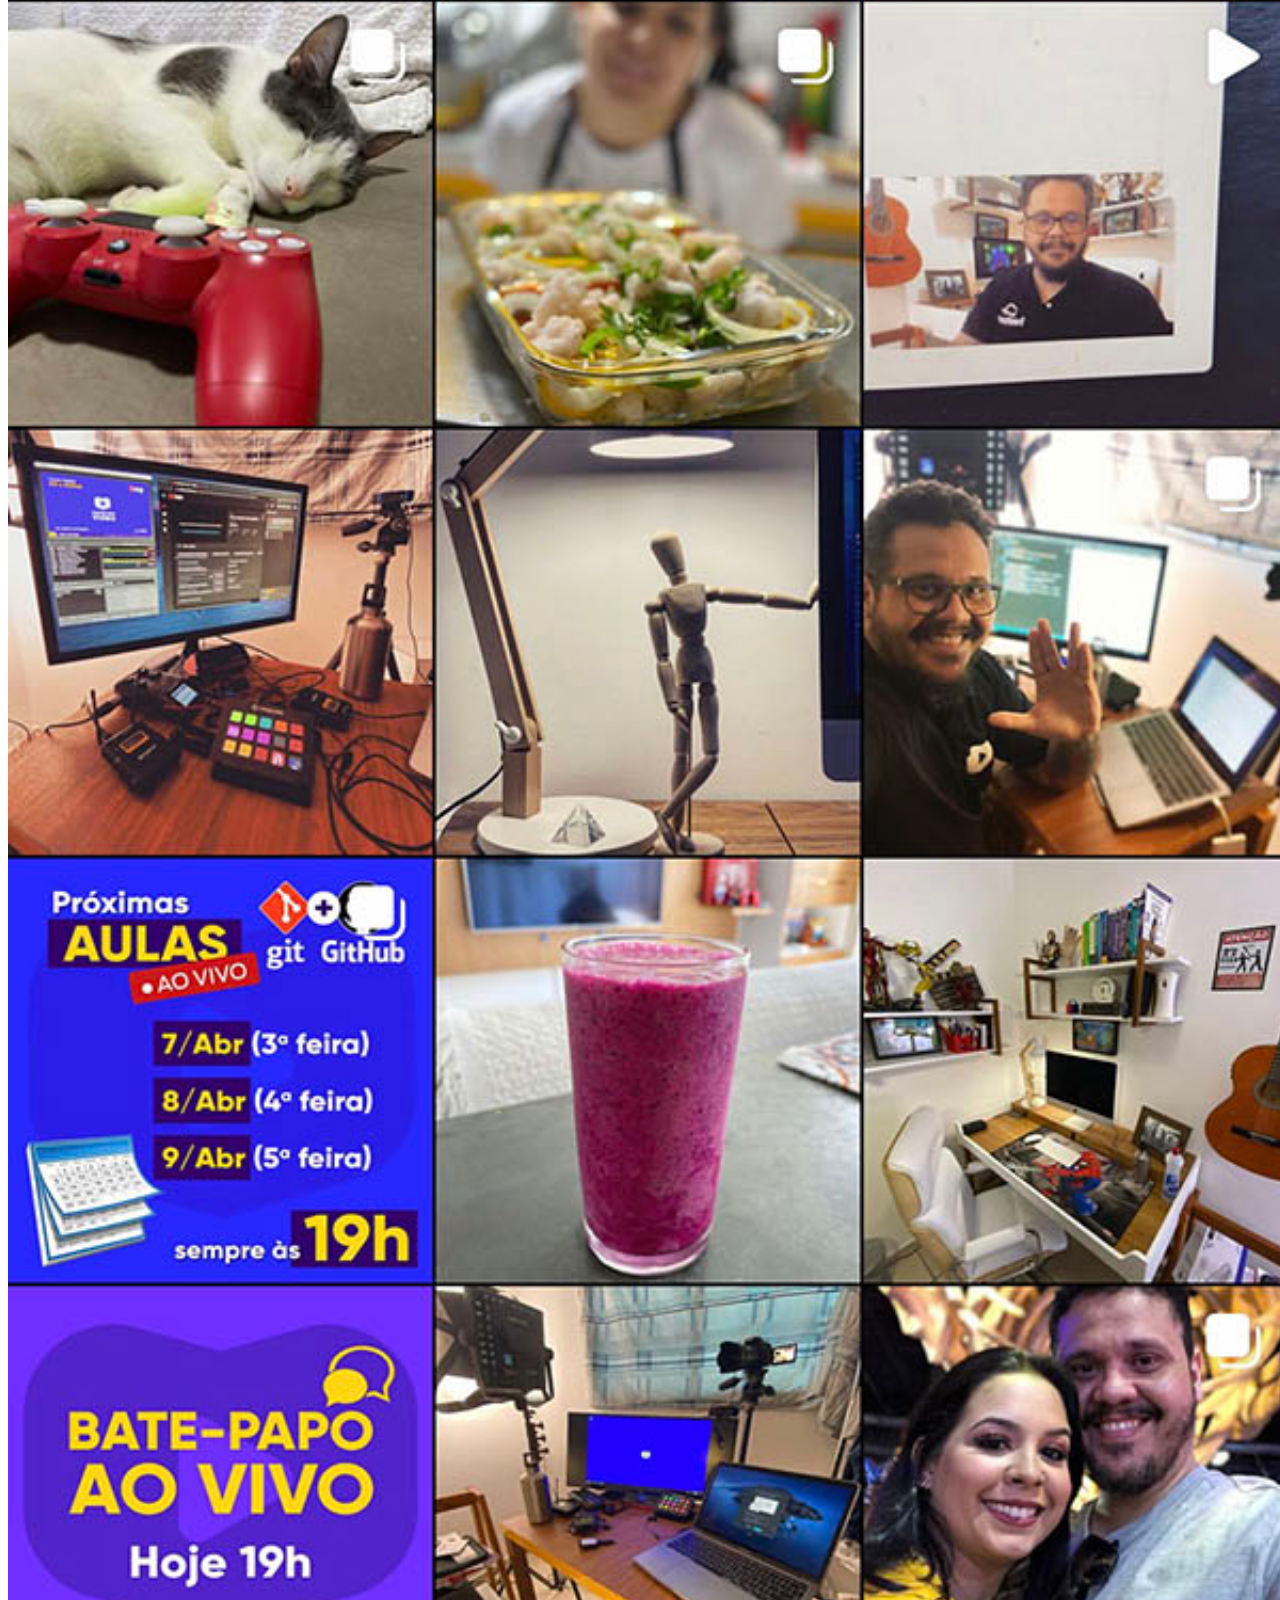
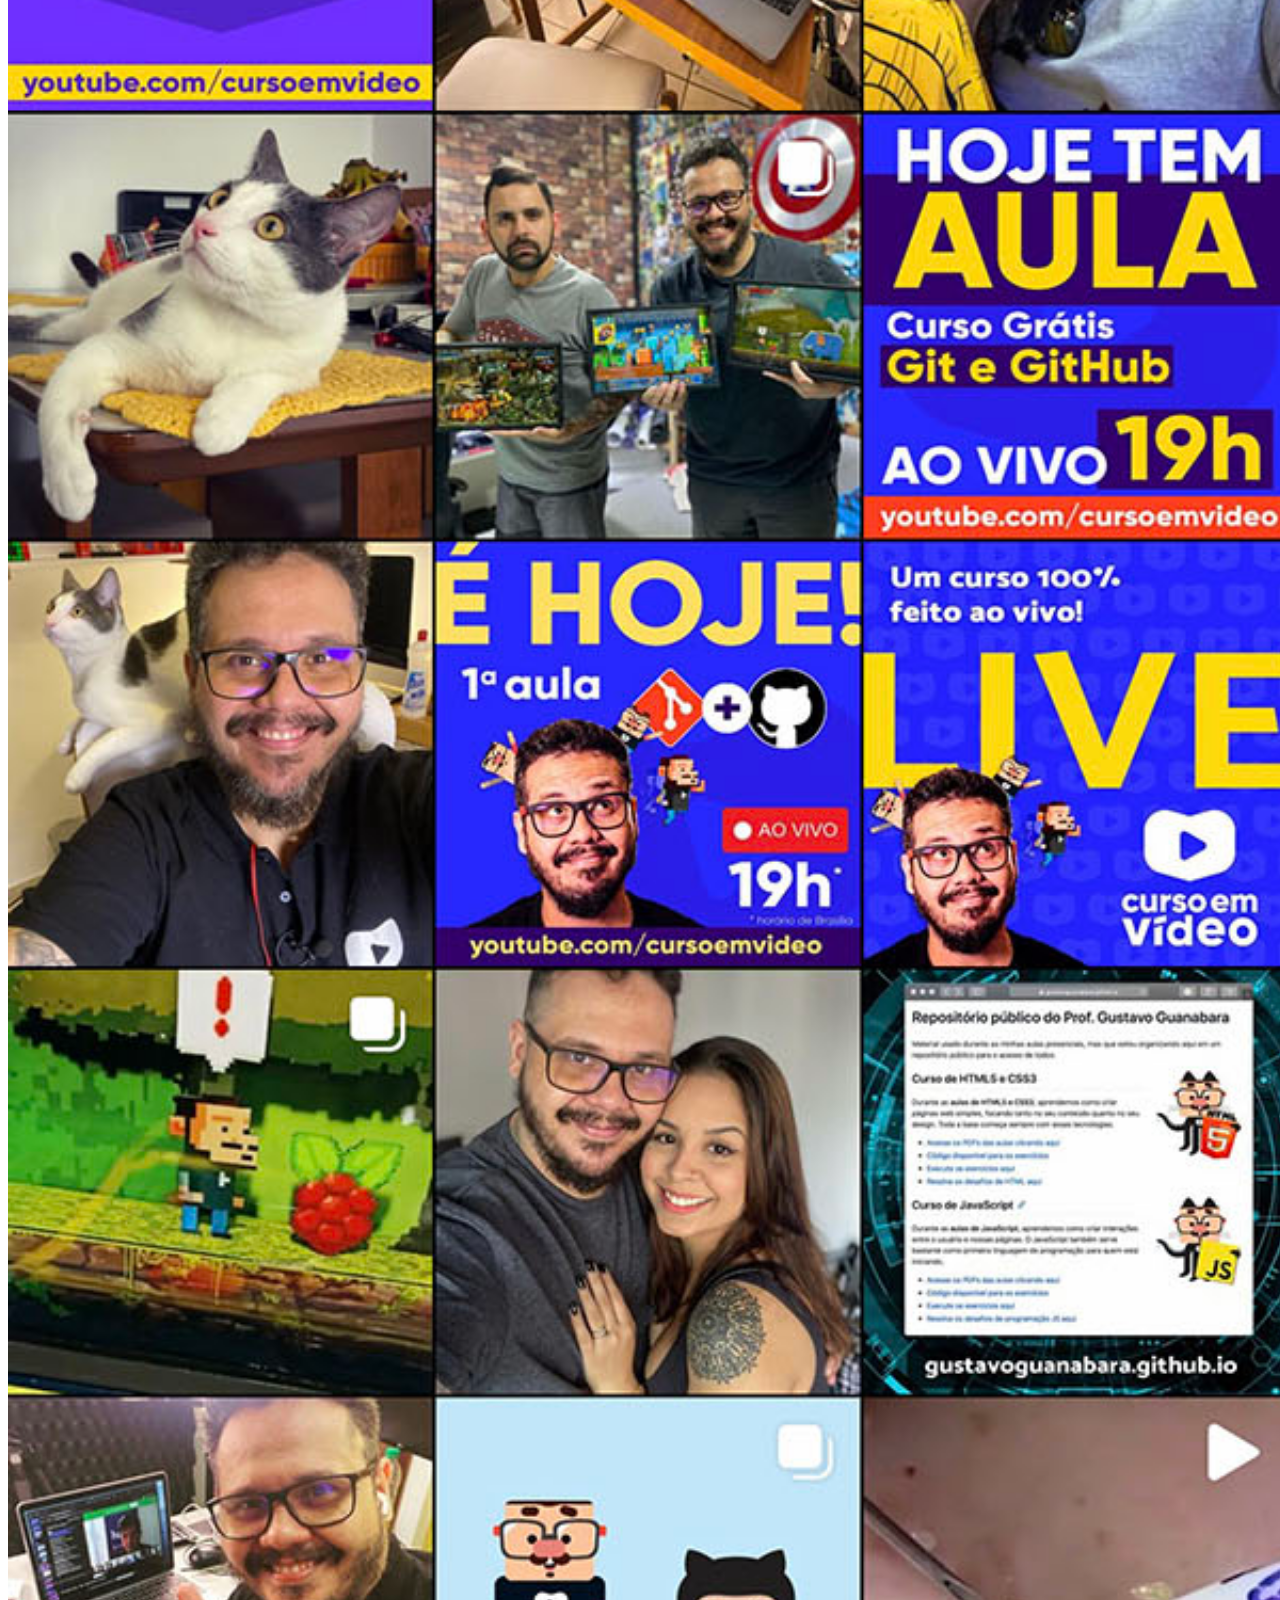
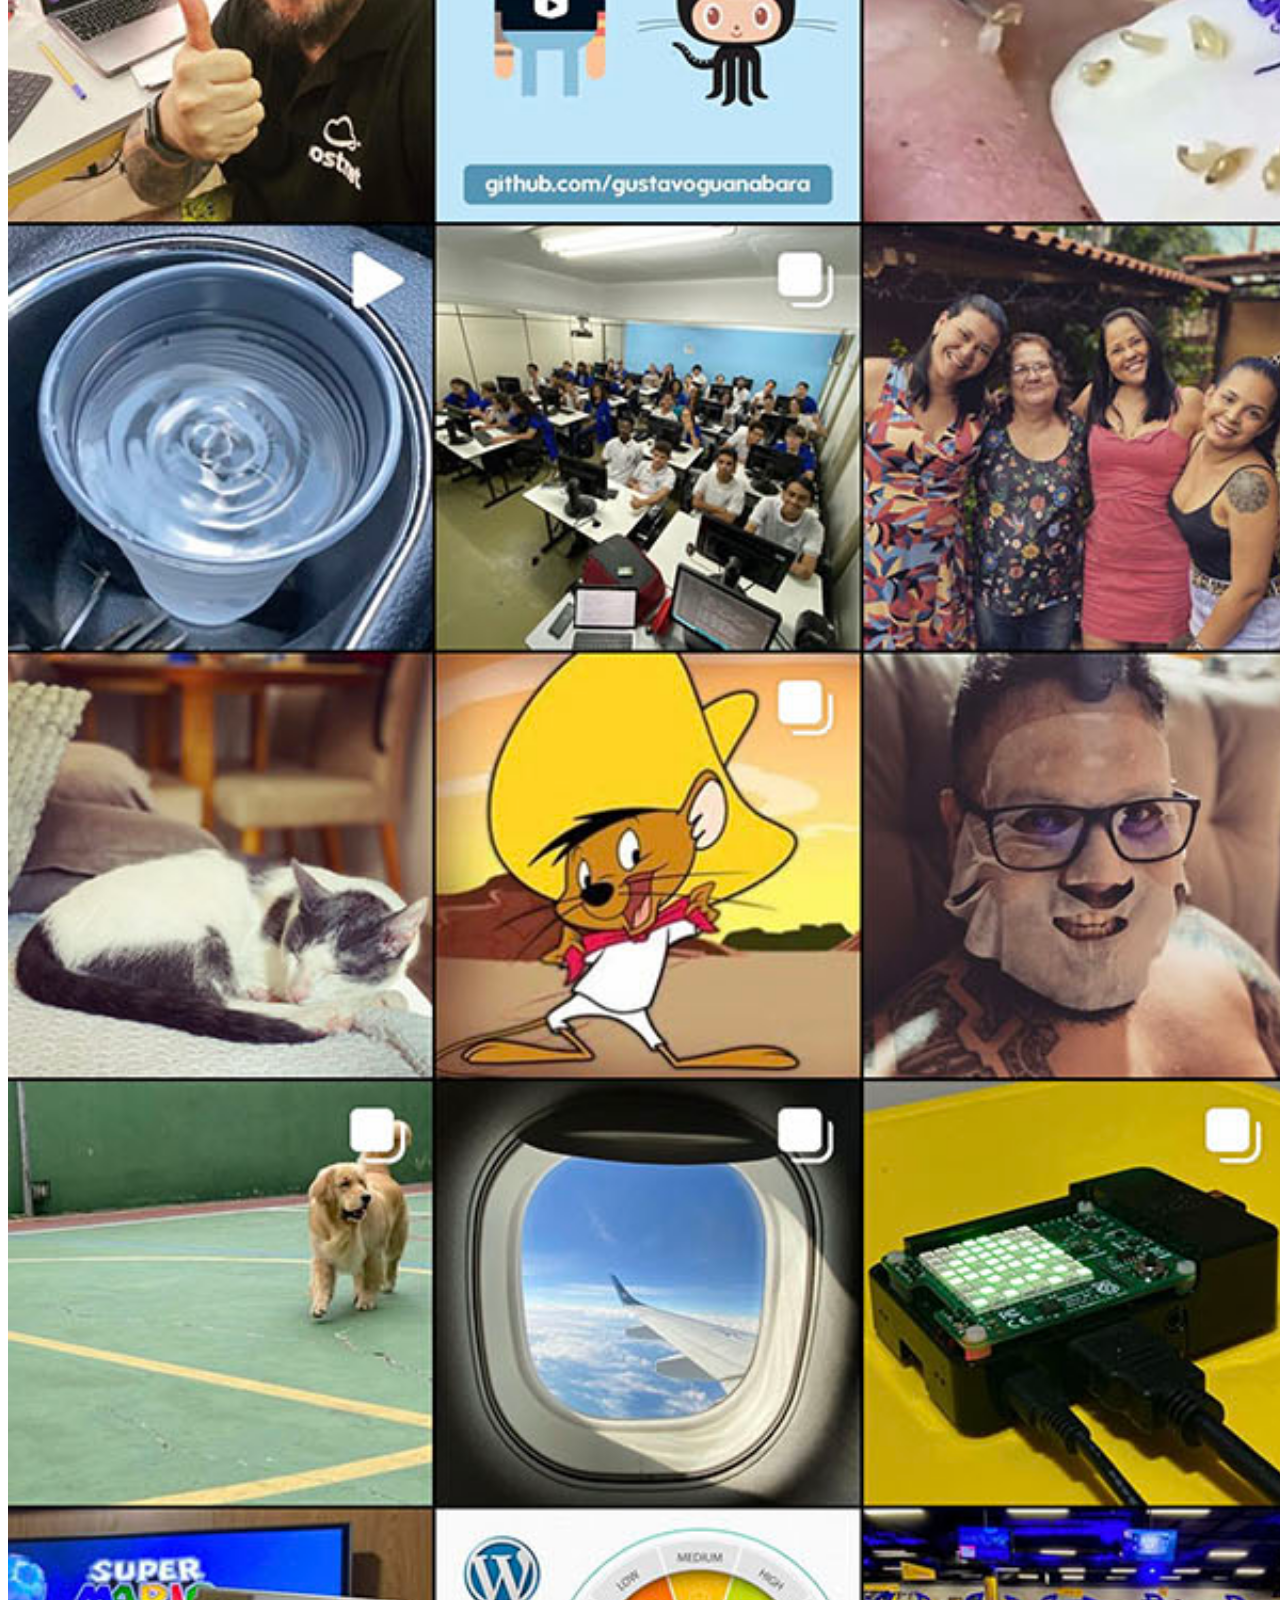
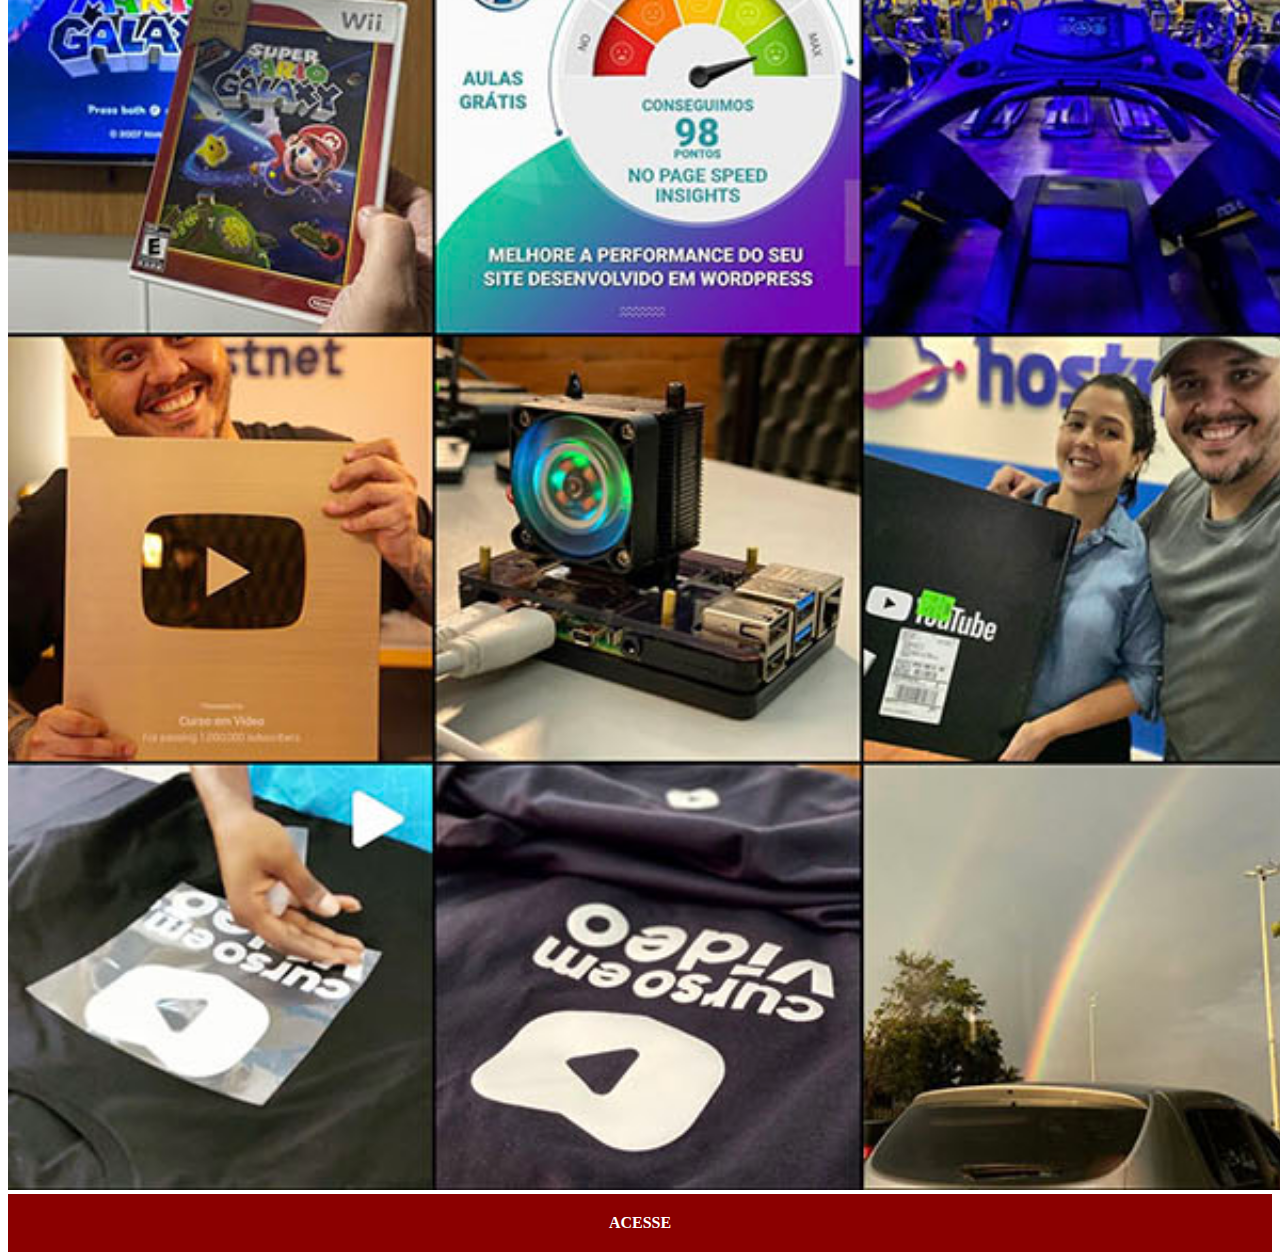
<file: instagram.html>
<!DOCTYPE html>
<html lang="pt-br">
<head>
    <meta charset="UTF-8">
    <meta name="viewport" content="width=device-width, initial-scale=1.0">
    <title>Instagram</title>
    <link rel="stylesheet" href="estilos/social.css">
</head>
<body>
    <img src="imagens/tela-instagram.jpg" alt="Instagram">
    <a href="http://www.instagram.com/gustavoguanabara/" target="_blank">ACESSE</a>
</body>
</html>
</file>
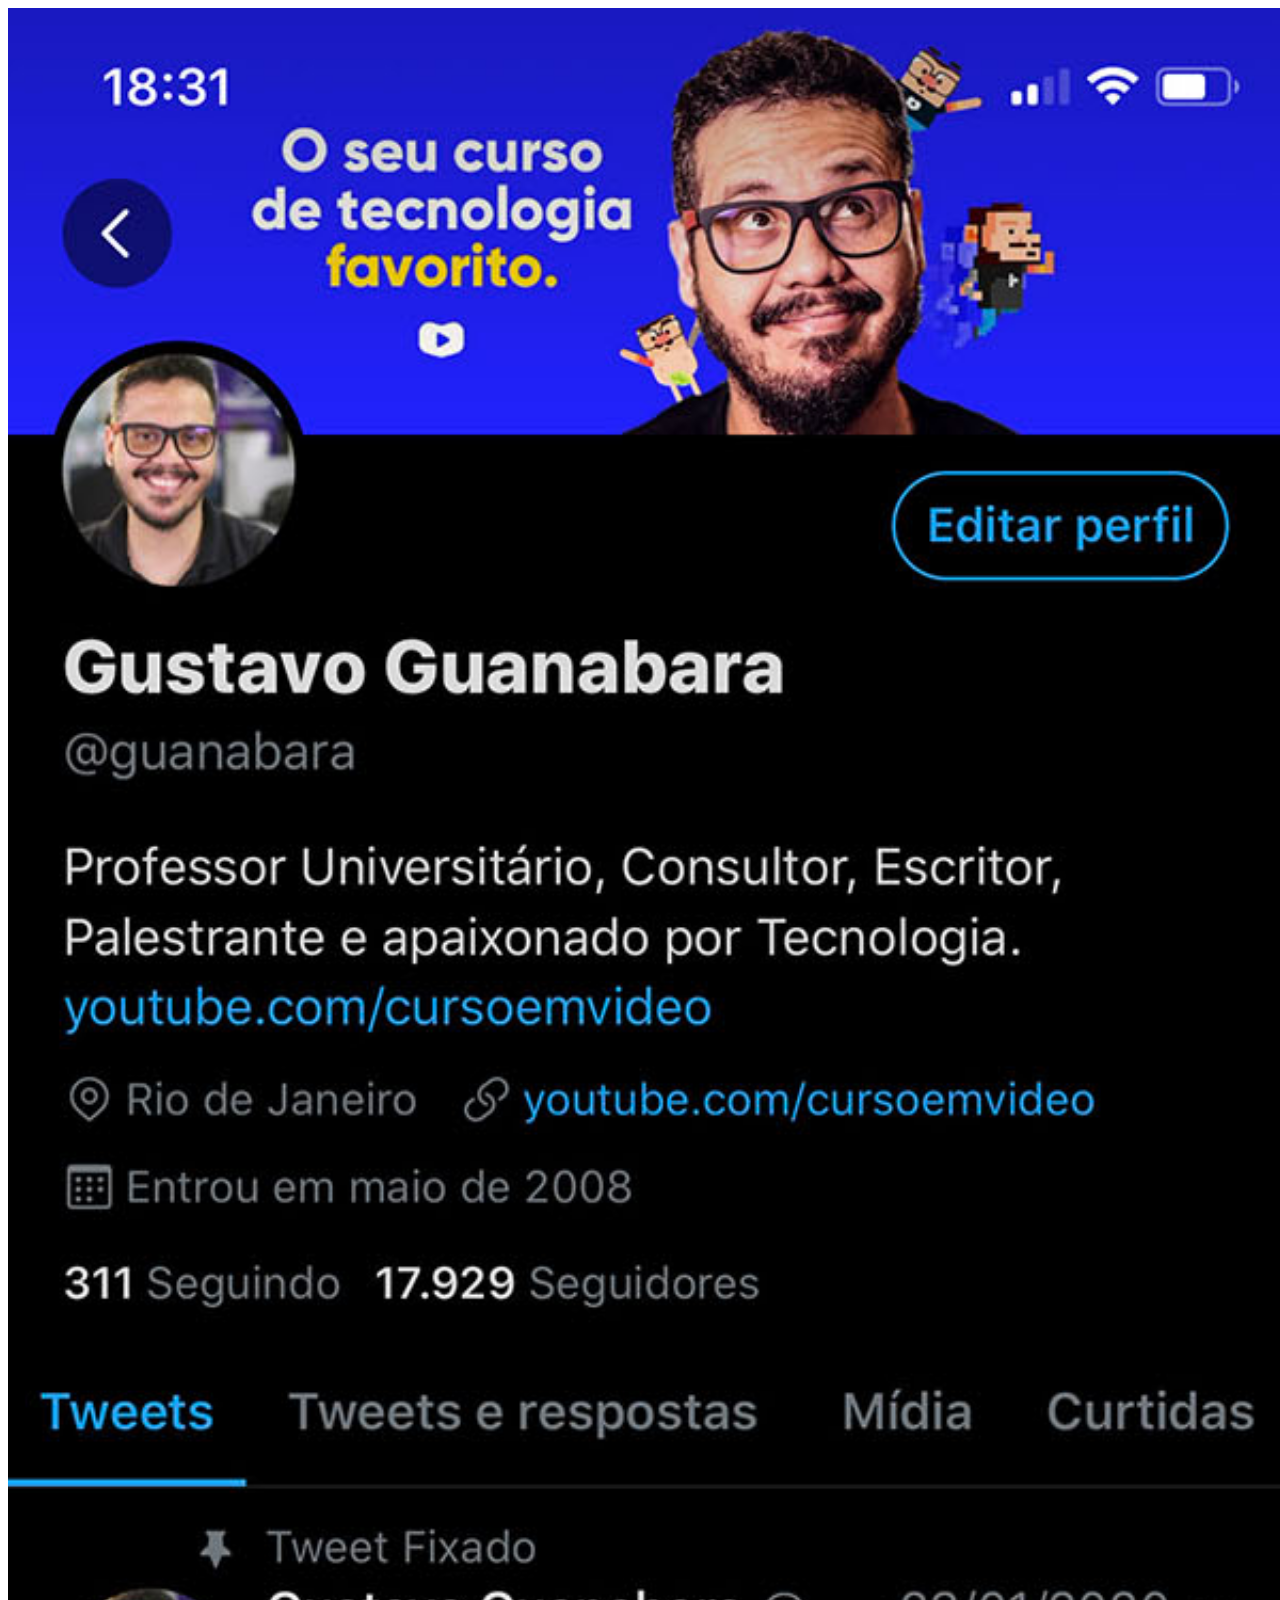
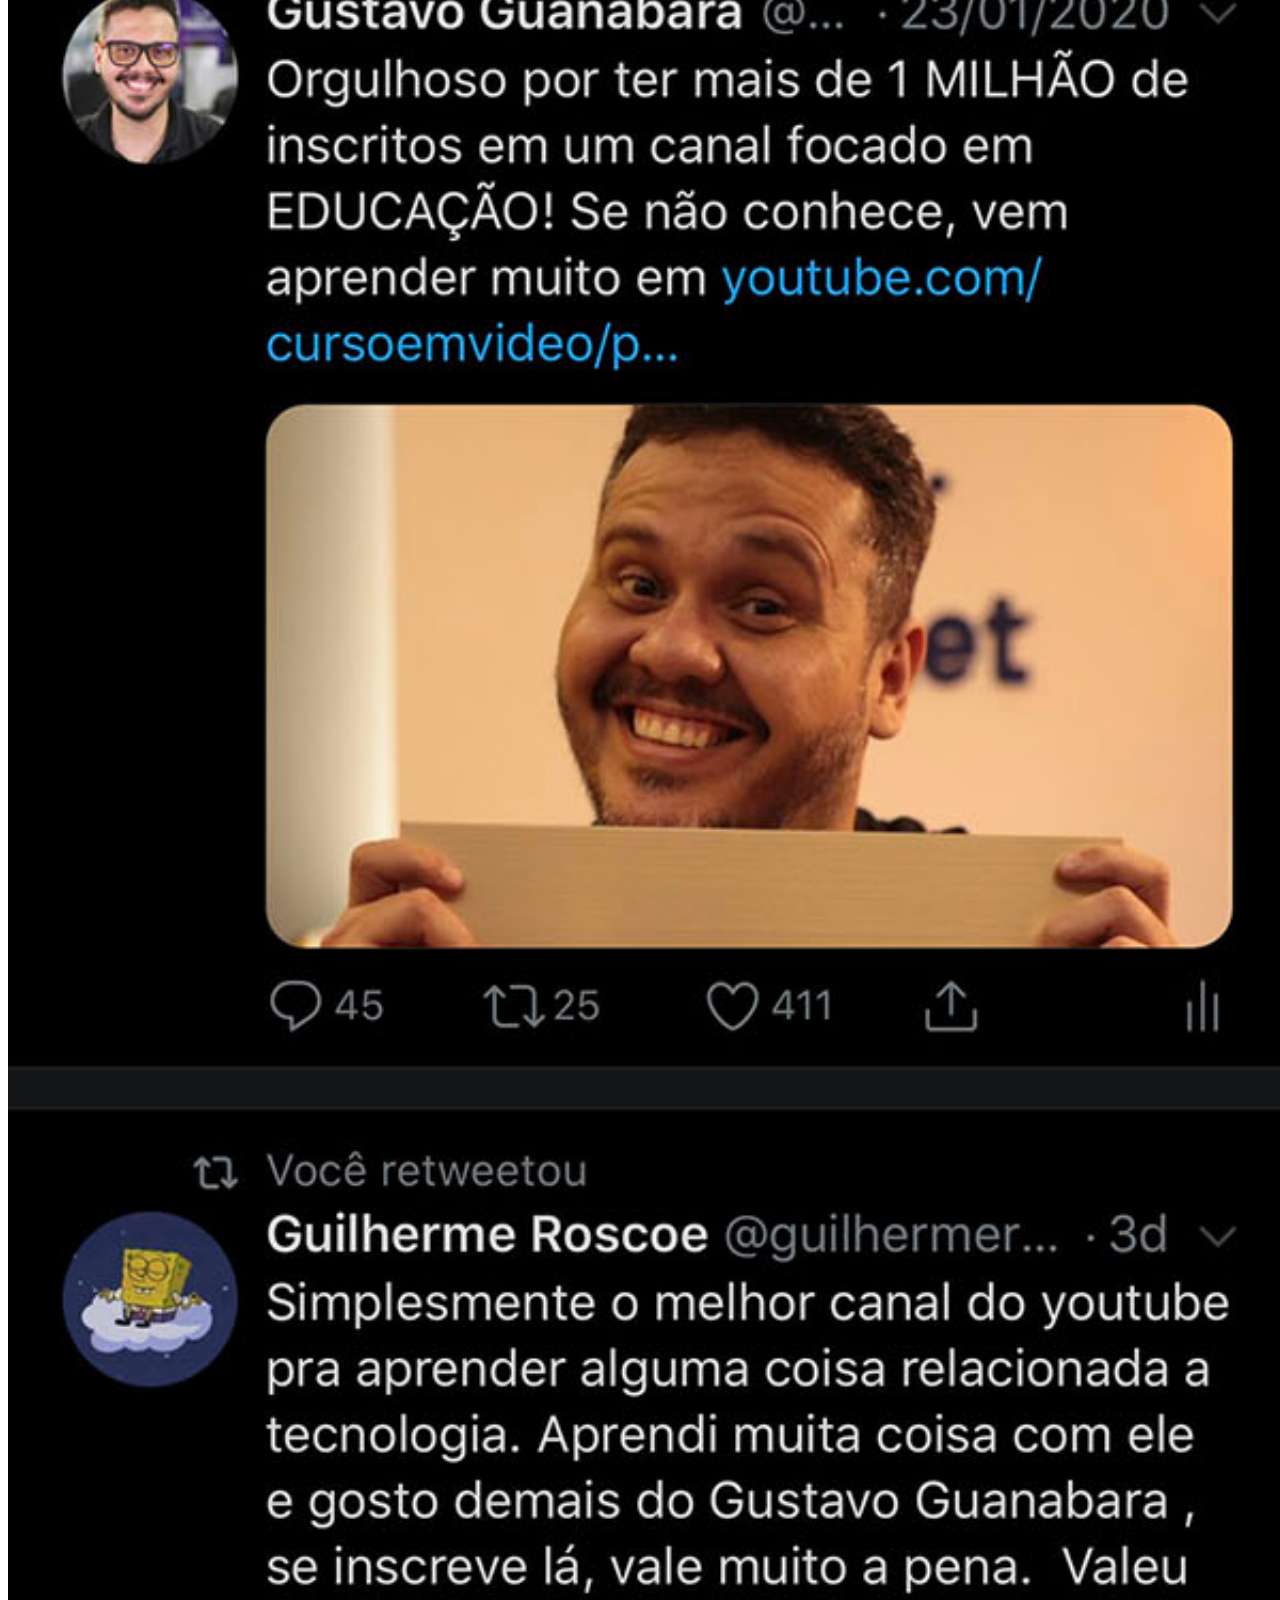
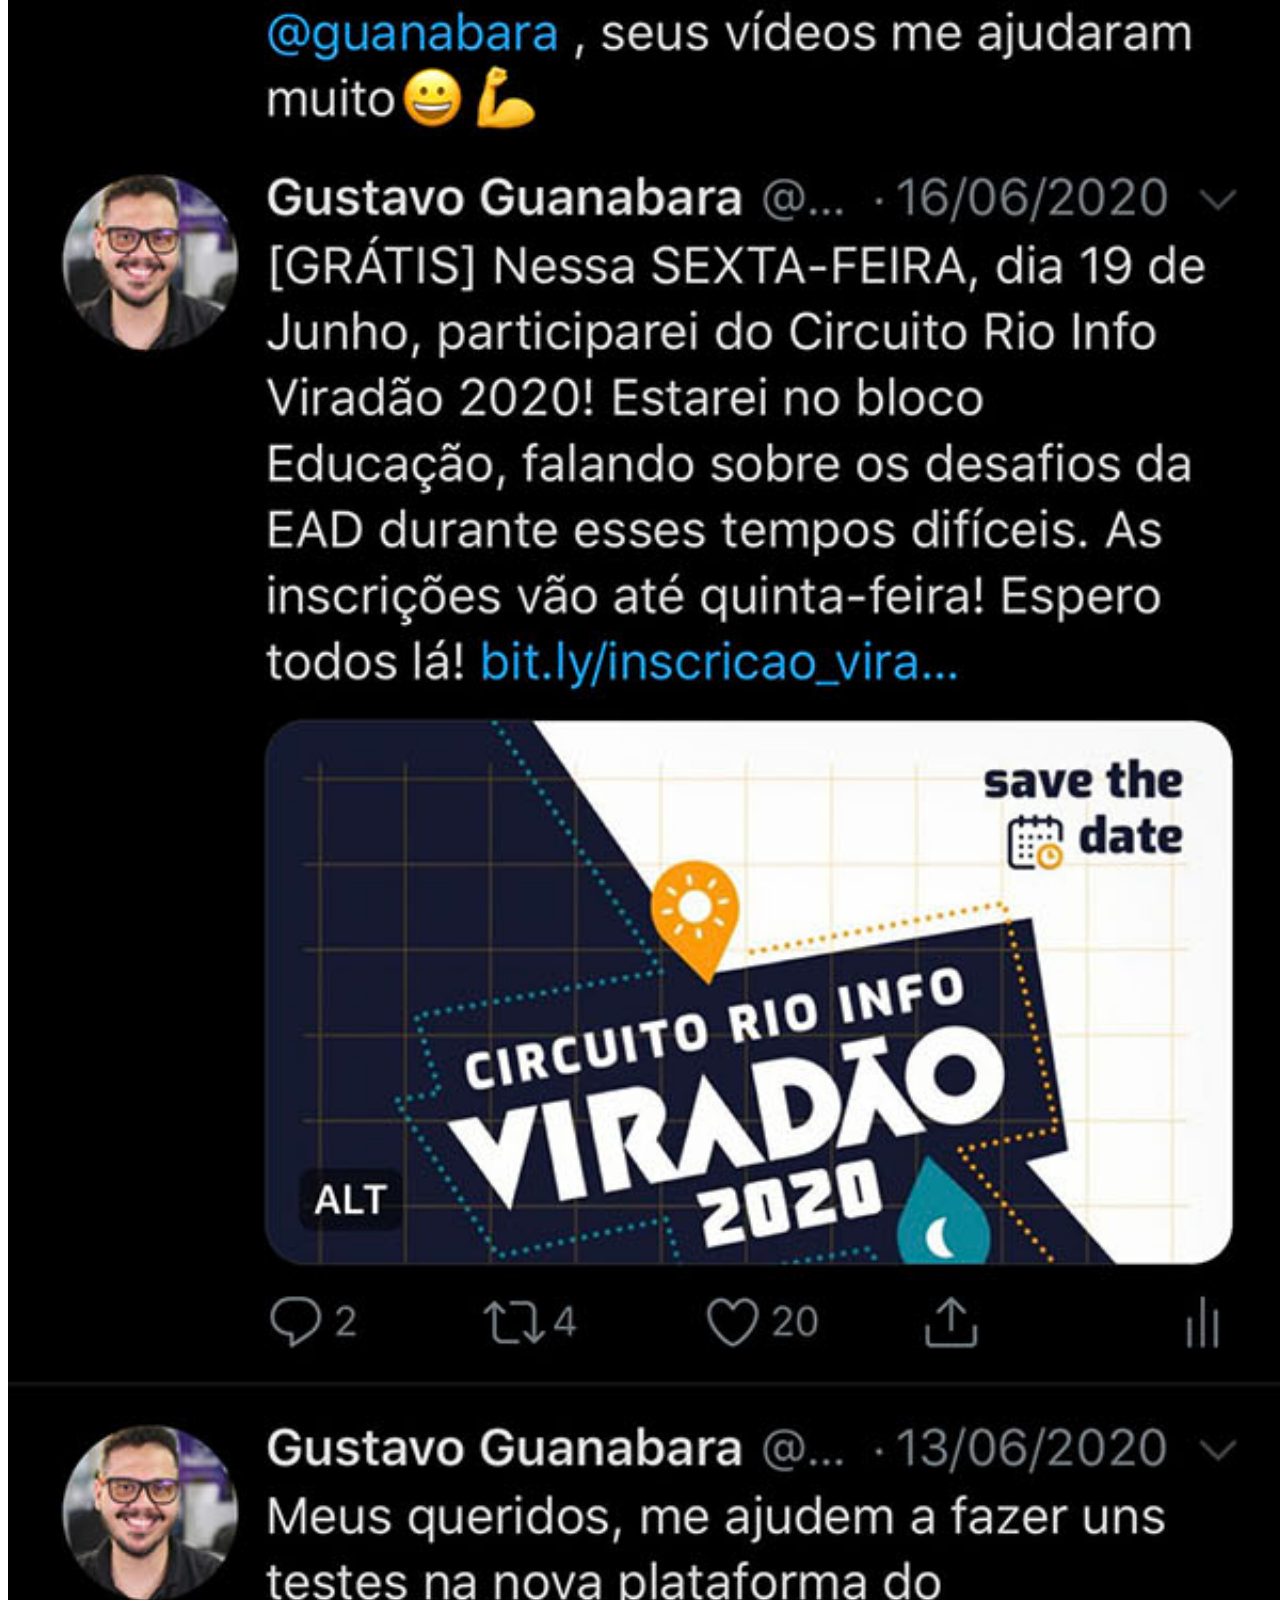
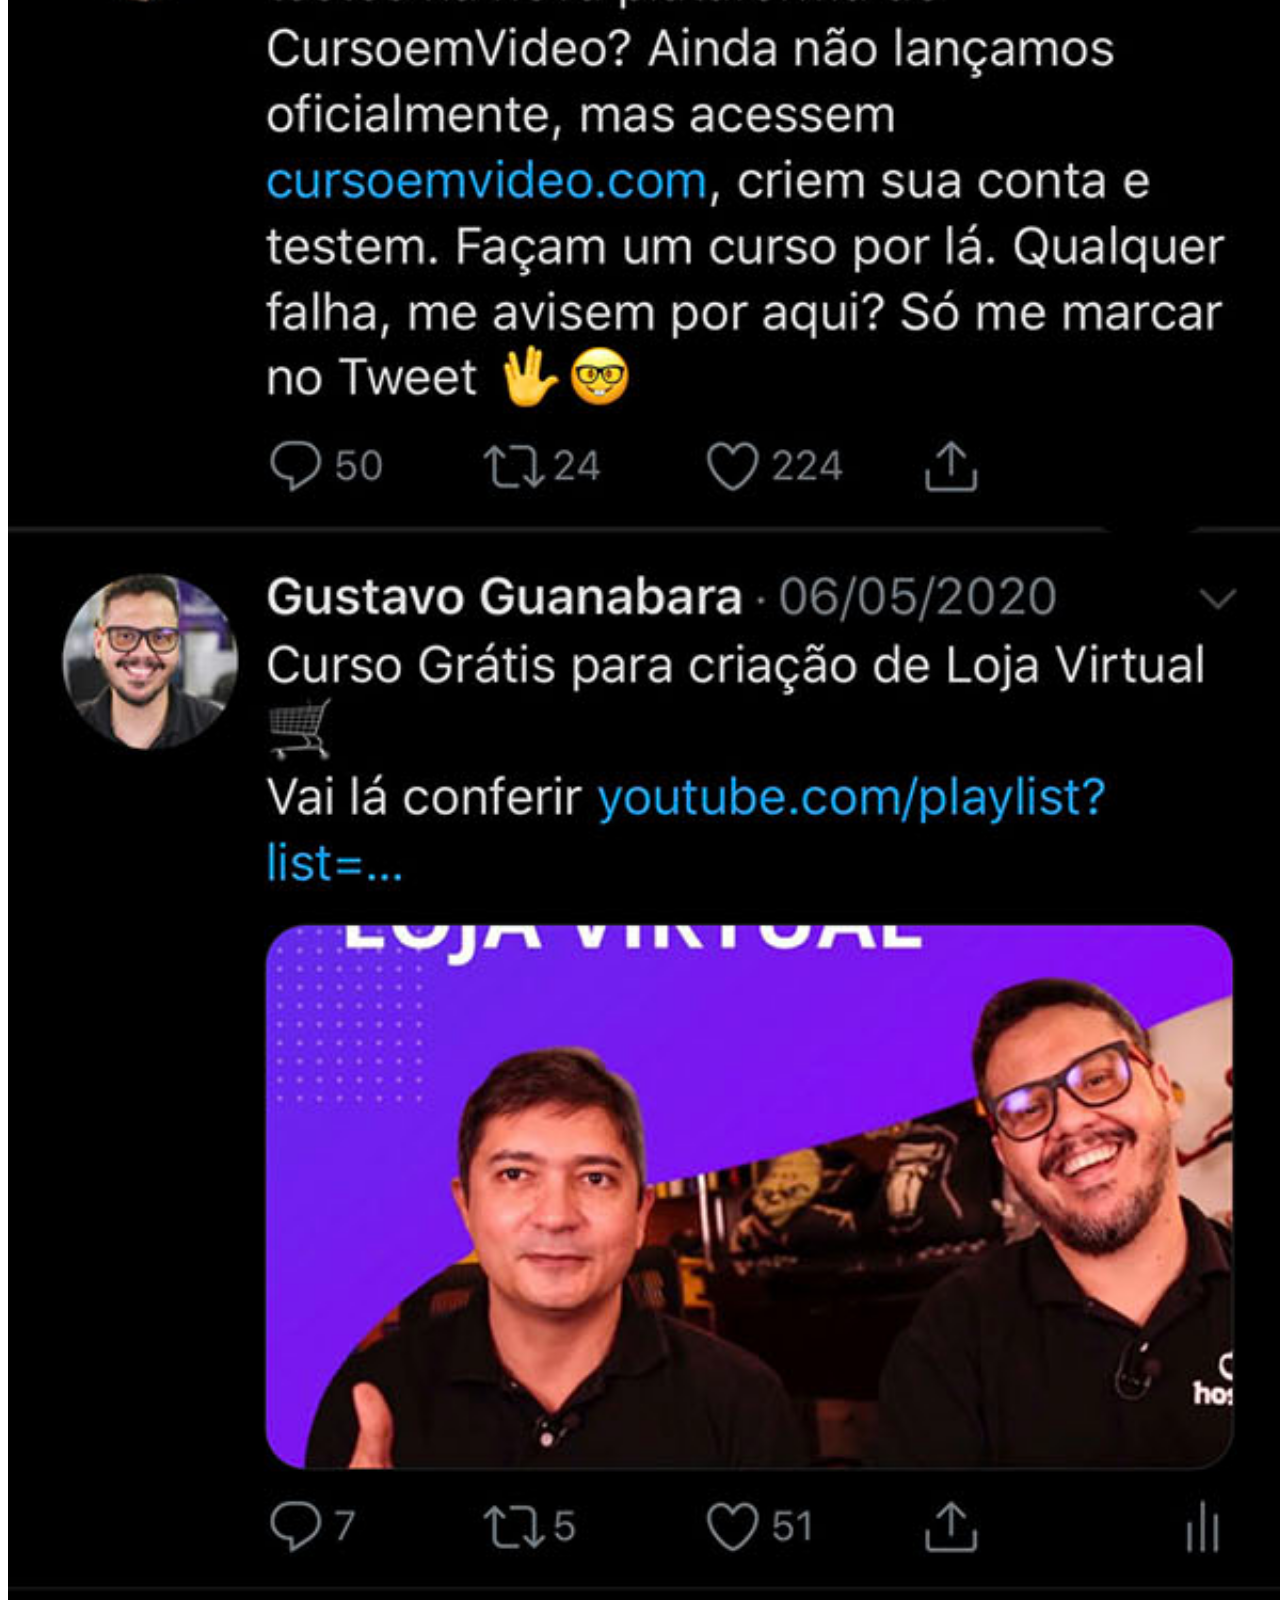
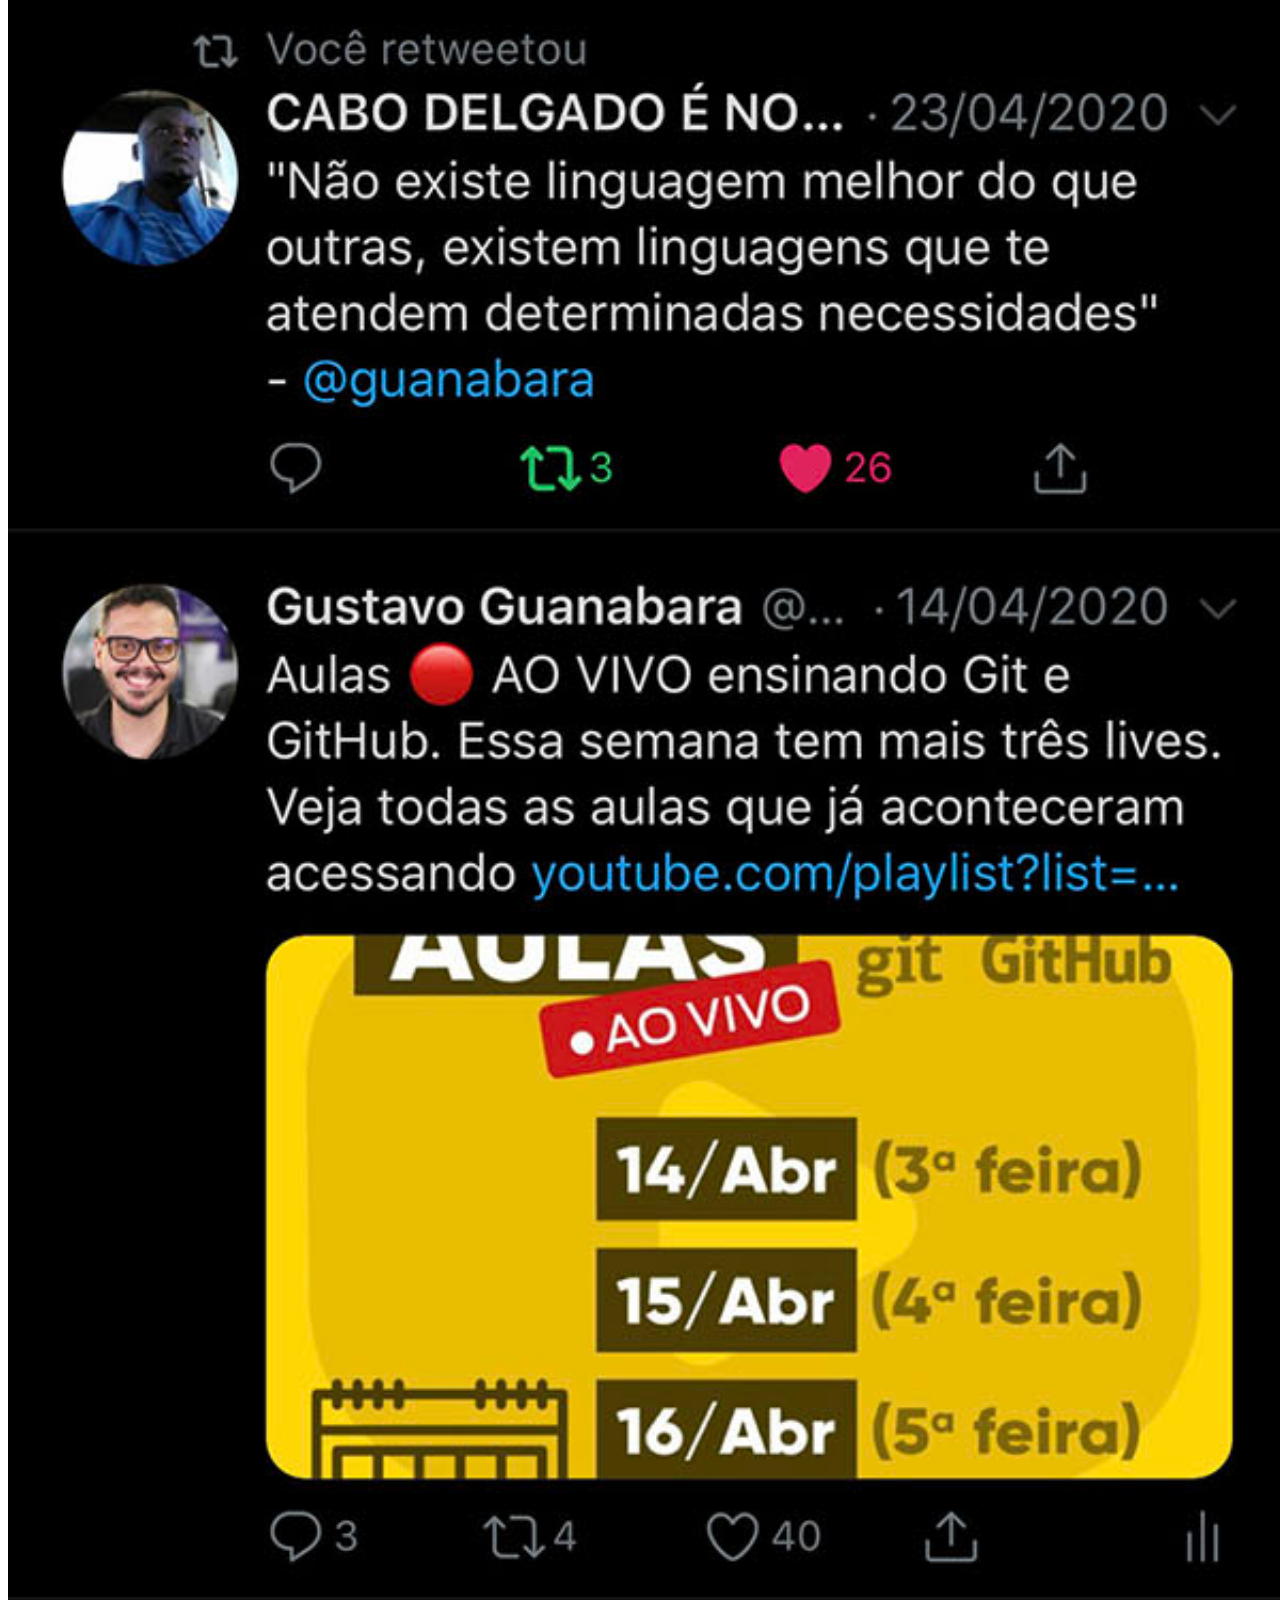
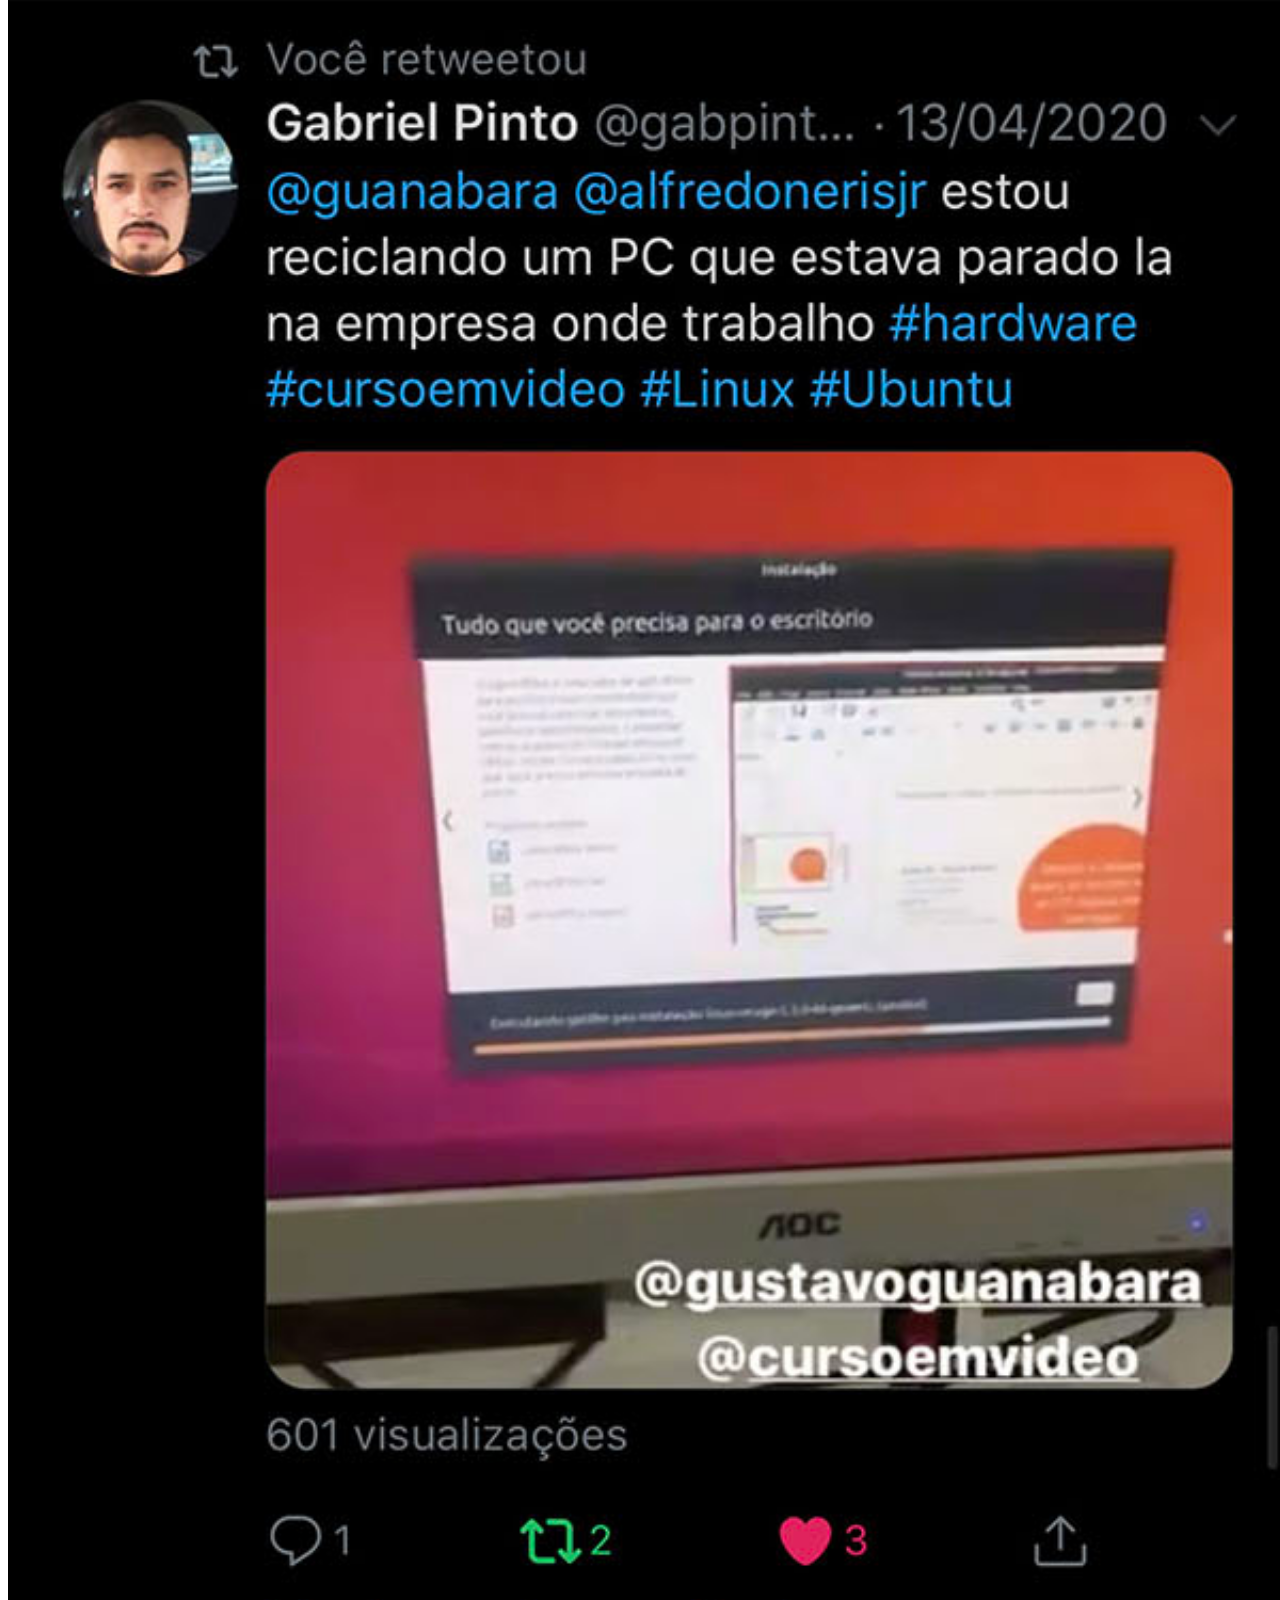
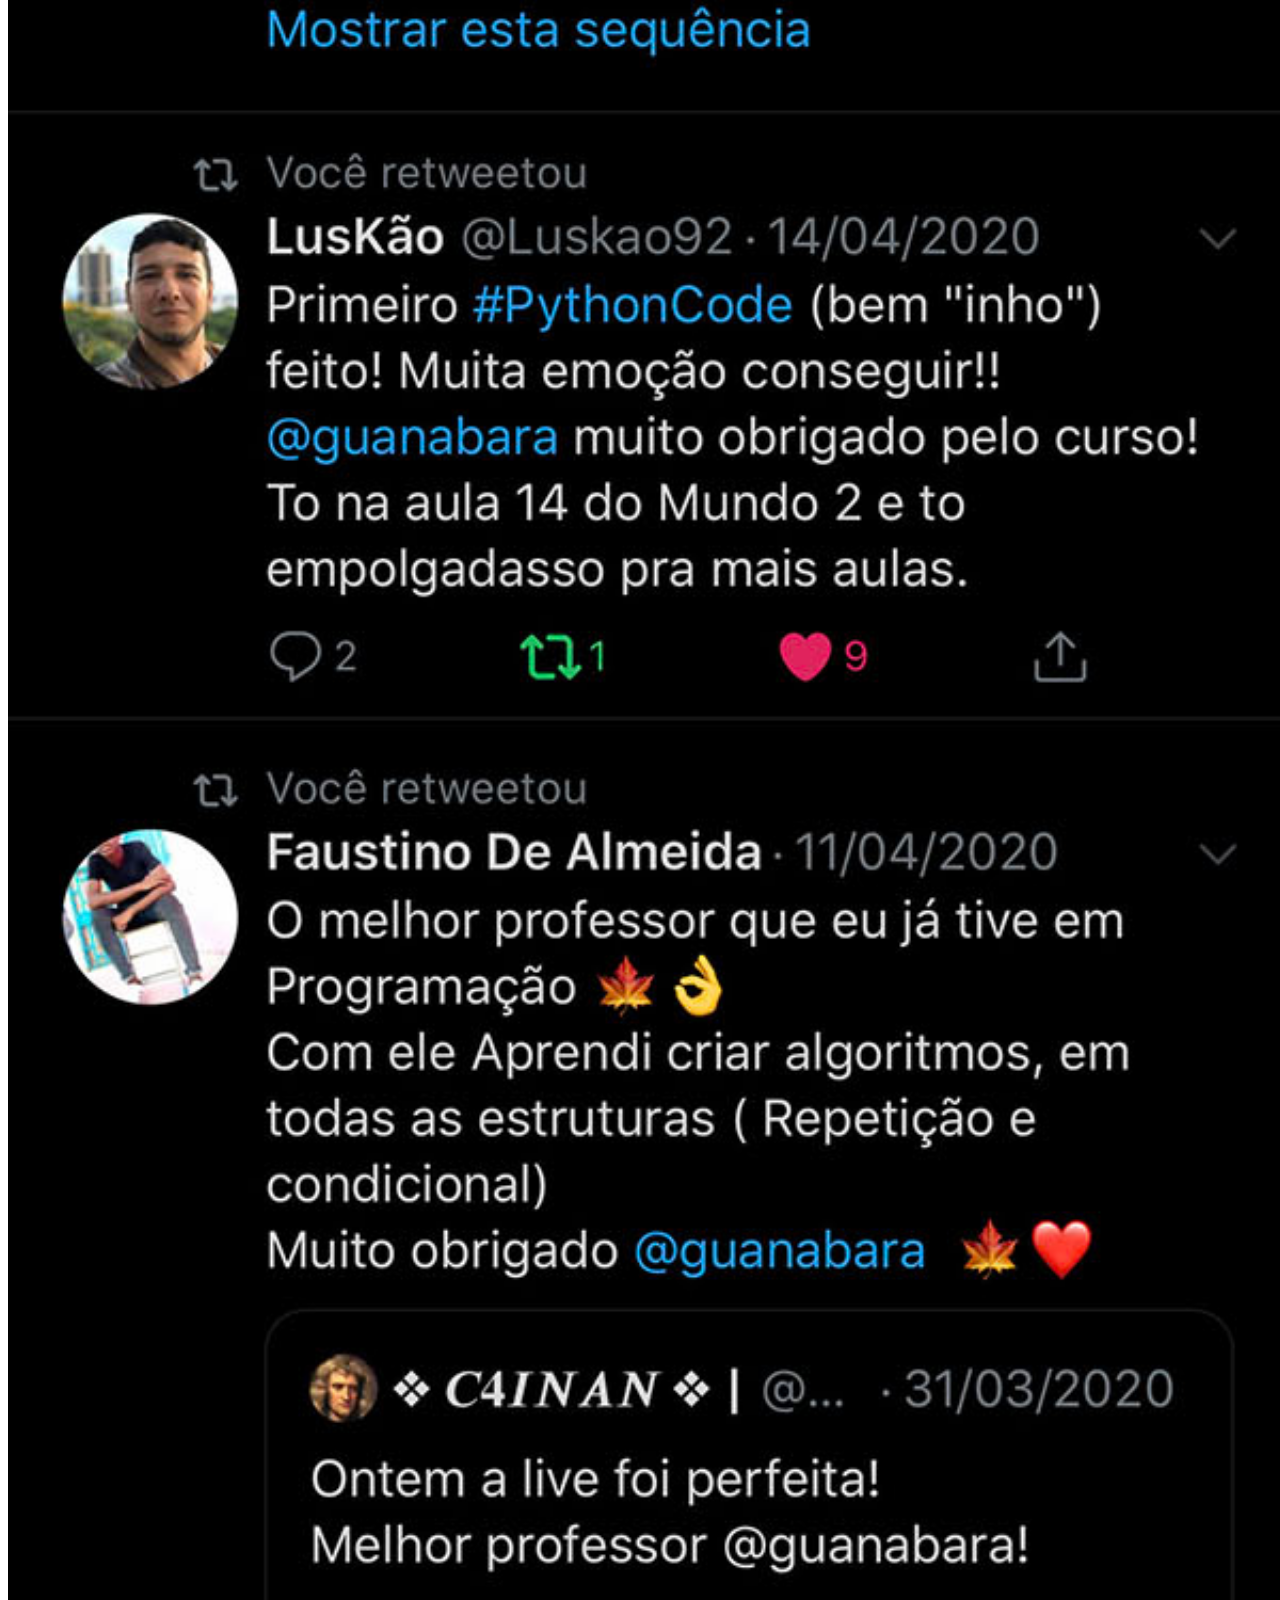
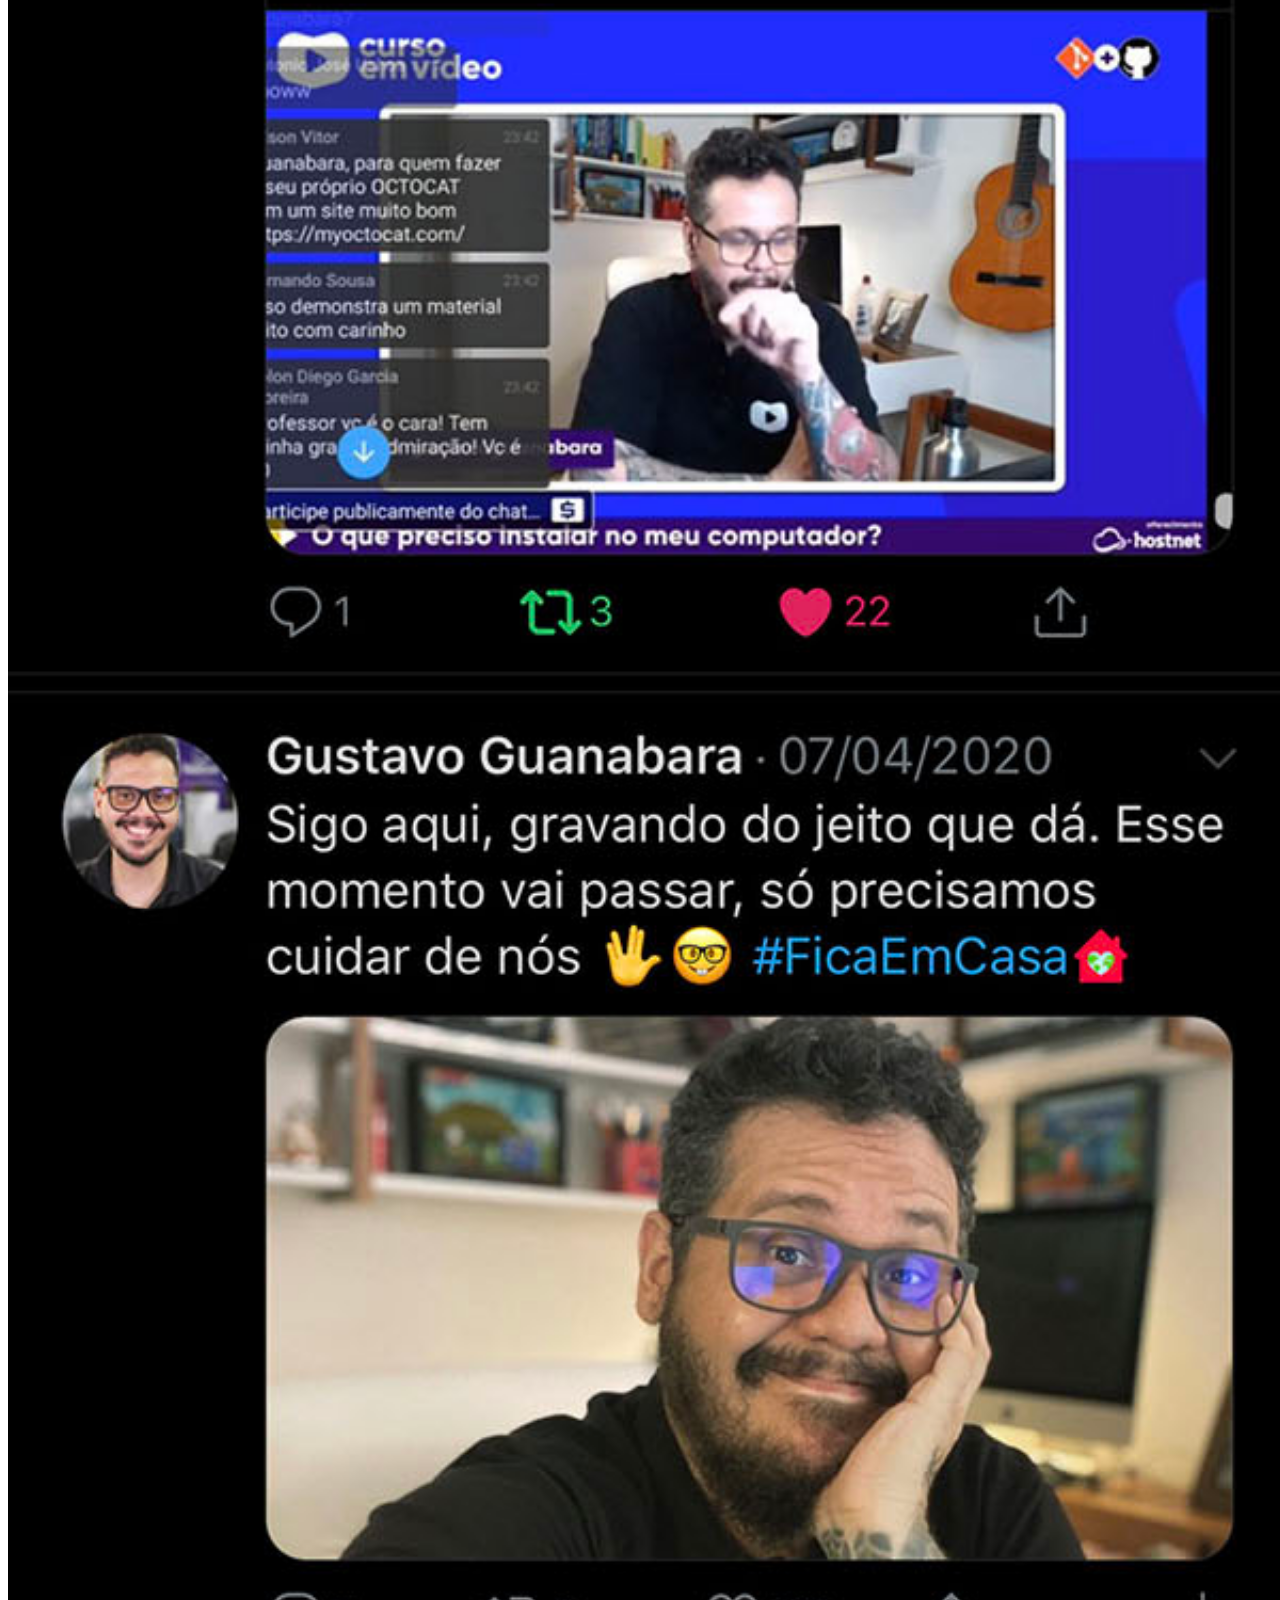
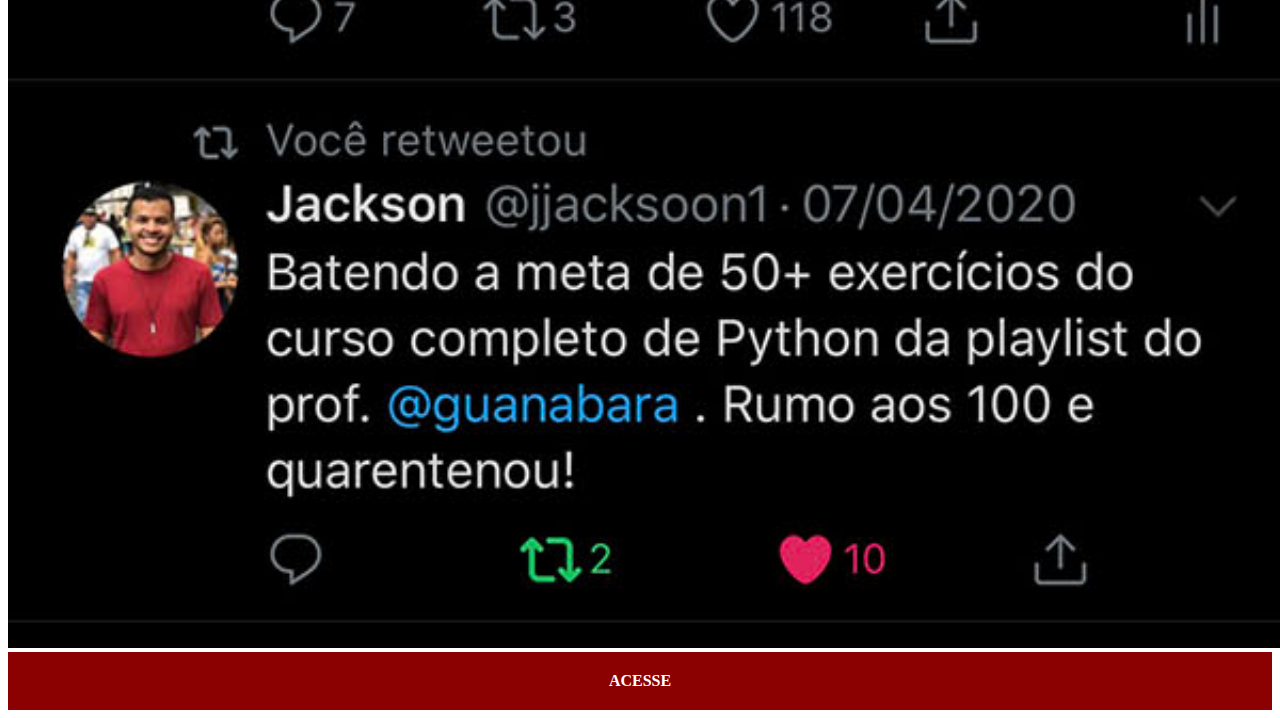
<file: twitter.html>
<!DOCTYPE html>
<html lang="pt-br">
<head>
    <meta charset="UTF-8">
    <meta name="viewport" content="width=device-width, initial-scale=1.0">
    <title>Twitter</title>
    <link rel="stylesheet" href="estilos/social.css">
</head>
<body>
    <img src="imagens/tela-twitter.jpg" alt="Twitter">
    <a href="" target="_blank">ACESSE</a>
</body>
</html>
</file>
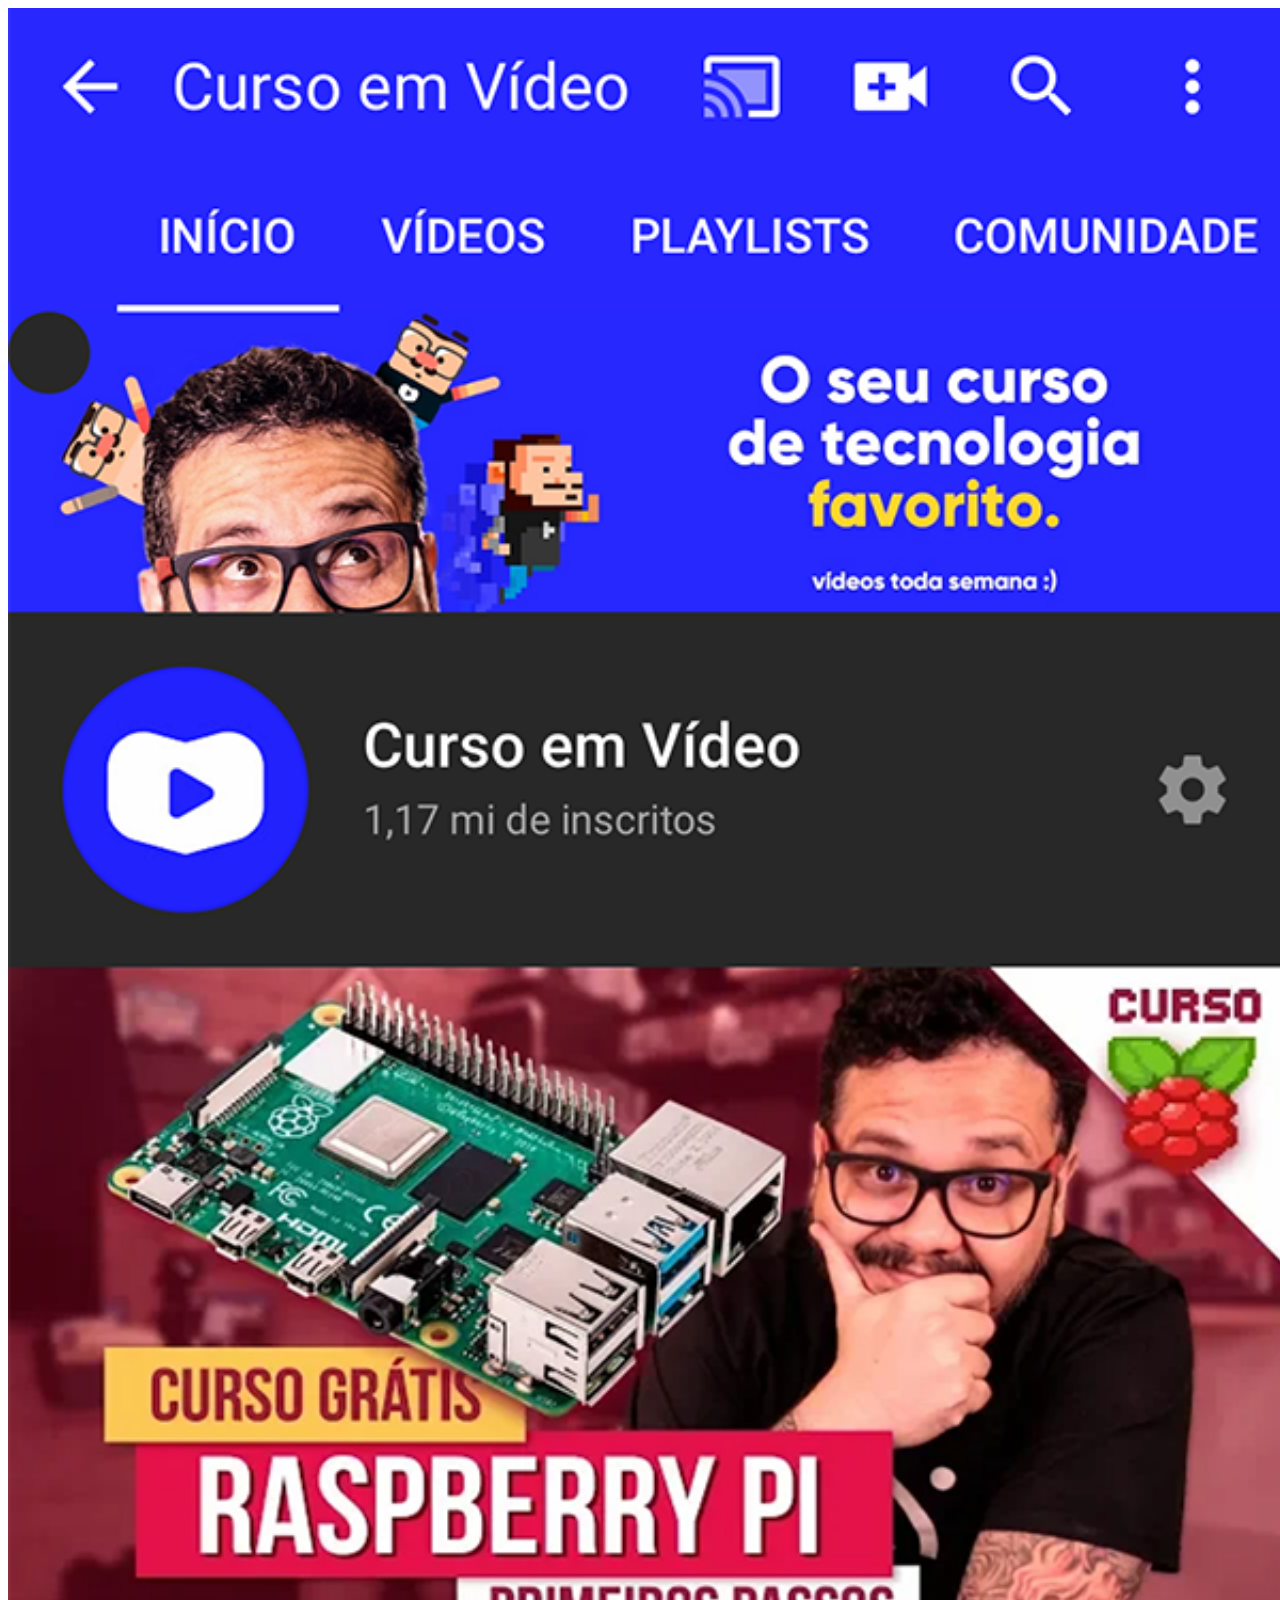
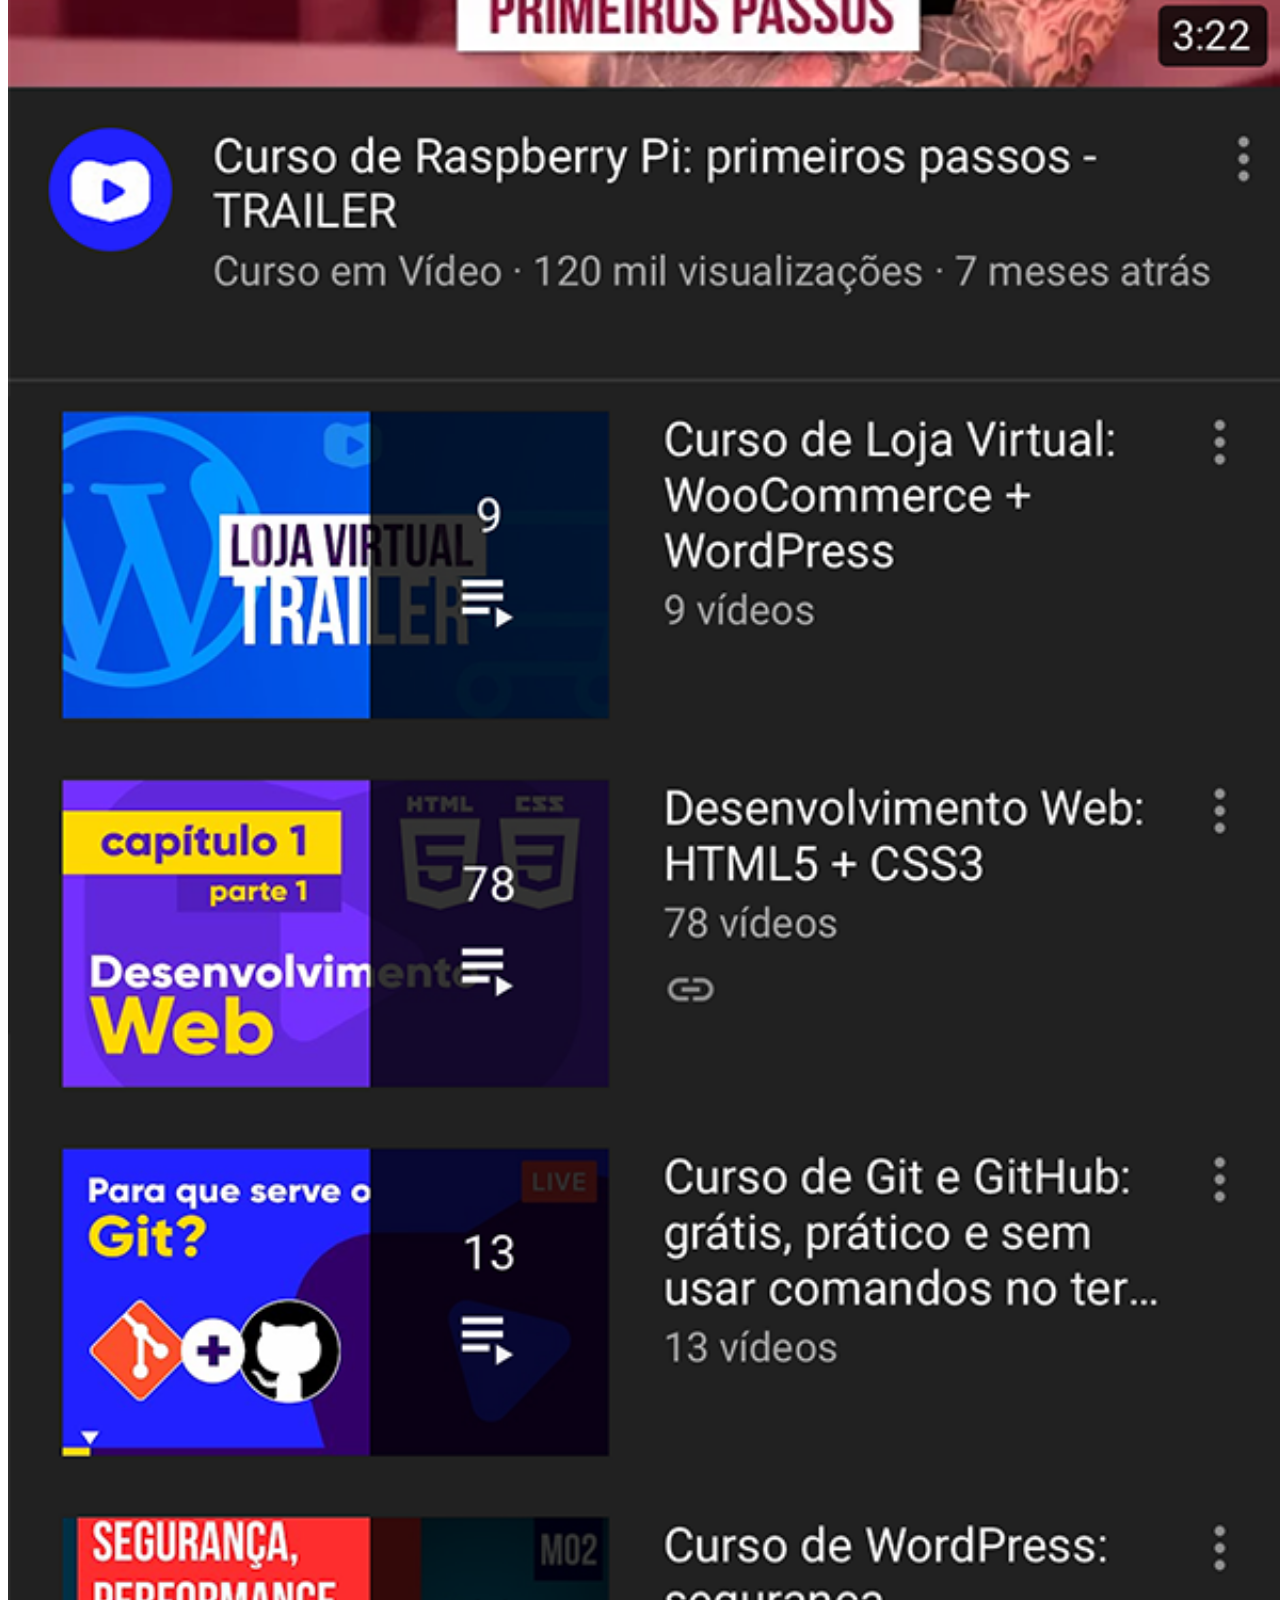
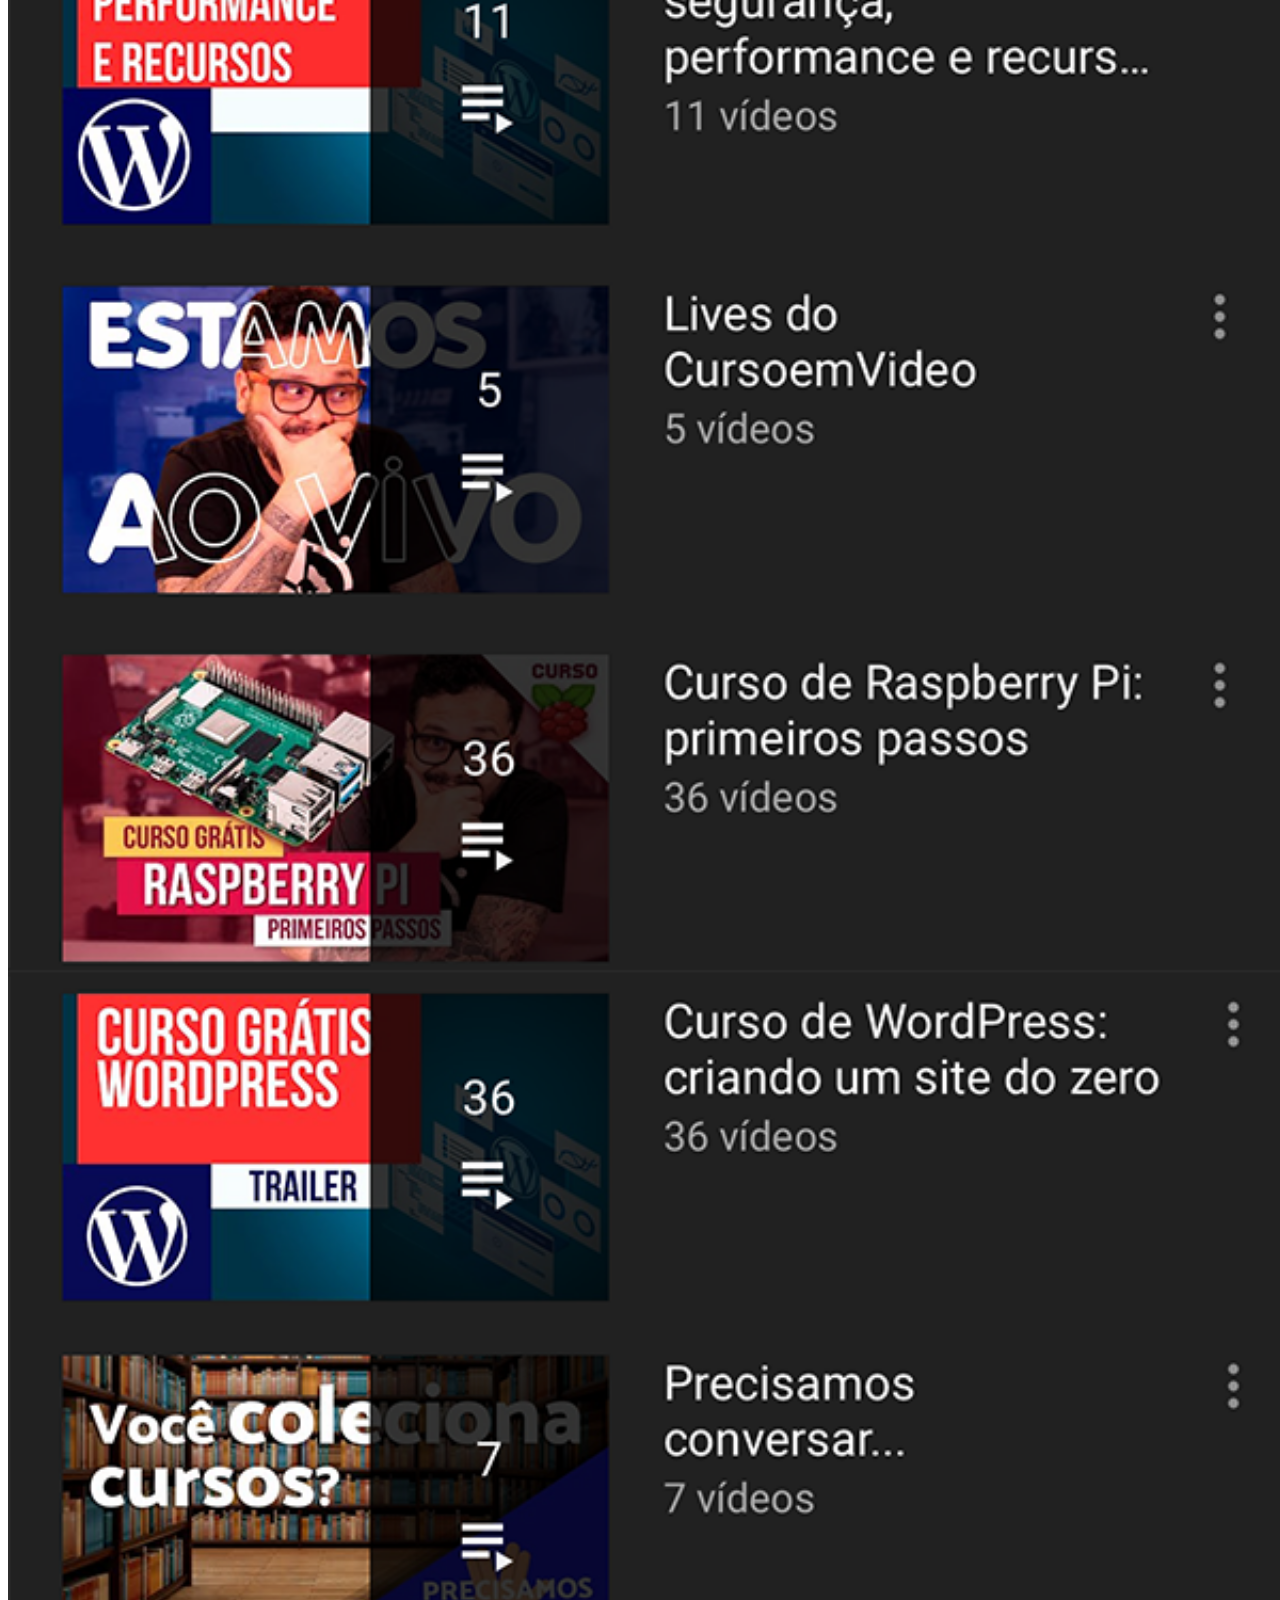
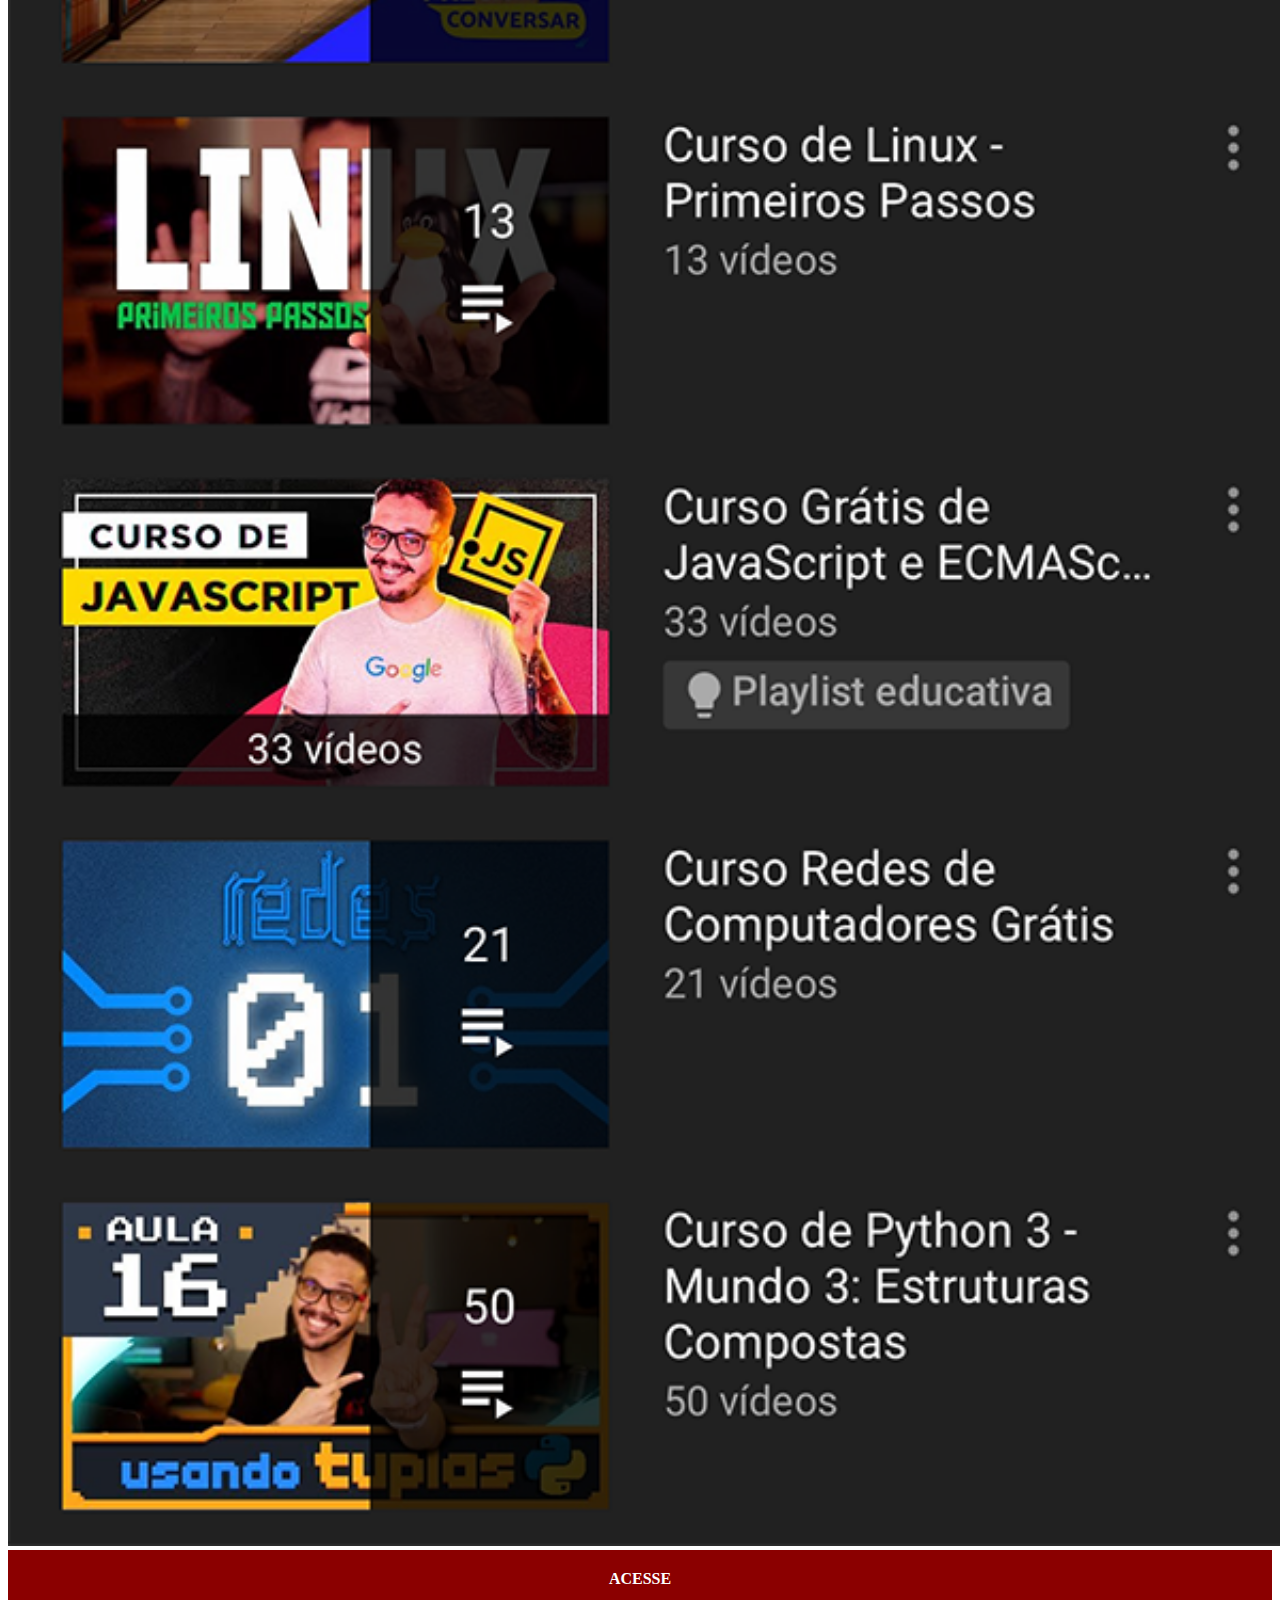
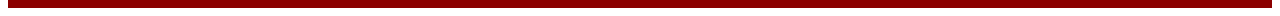
<file: youtube.html>
<!DOCTYPE html>
<html lang="pt-br">
<head>
    <meta charset="UTF-8">
    <meta name="viewport" content="width=device-width, initial-scale=1.0">
    <title>YouTube</title>
    <link rel="stylesheet" href="estilos/social.css">
</head>
<body>
    <img src="imagens/tela-youtube.png" alt="YouTube">
    <a href="https://www.youtube.com/@CursoemVideo/playlists" target="_blank">ACESSE</a>
</body>
</html>
</file>
<file: estilos/style.css>
@charset "UTF-8";

* {
    margin: 0px;
    padding: 0px;
    font-family: Arial, Helvetica, sans-serif;
}

html, body {
    height: 100vh;
    width: 100vw;
    background-color: black;
}

body {
    background: url(../imagens/fundo-madeira.jpg) no-repeat top center;
    background-size: cover;
    background-attachment: fixed;
}

main {
    height: 100vh;
    position: relative;
}

section#telefone {
    height: 627px;
    width: 311px;
    position: absolute;
    top: 50%;
    left: 50%;
    transform: translate(-50%, -50%);
    background: url(../imagens/frame-iphone.png) no-repeat;
}

iframe#tela {
    position: relative;
    top: 80px;
    left: 22px;
    width: 267px;
    height: 471px;
}

section#redes-sociais {
    text-align: right;
}

section#redes-sociais img {
    width: 50px;
    margin: 10px;
    border-radius: 50%;
    box-shadow: 2px 2px 5px rgb(59, 53, 53);
    box-sizing: border-box;
}

section#redes-sociais img:hover {
    border: 2px solid rgb(255, 255, 0,637);
    transform: translate(-3px, -3px);
    box-shadow: 5px 5px 10px rgb(0, 0, 3,623);
    transition: transform, 0,3s, border 1s;
}
</file>
<file: estilos/social.css>
@charset "UTF-8"

* {
    margin: 0px;
    padding: 0px;
    font-family: Arial, Helvetica, sans-serif;
}

::-webkit-scrollbar {
    width: 0px;
    height: 0px;
}

img {
    width: 100vw;

}

a {
    display: block;
    background-color: darkred;
    padding: 20px;
    text-align: center;
    font-weight: bolder;
    text-decoration: none;
    color: white;
}

a:hover {
    background-color: red;
}
</file>
